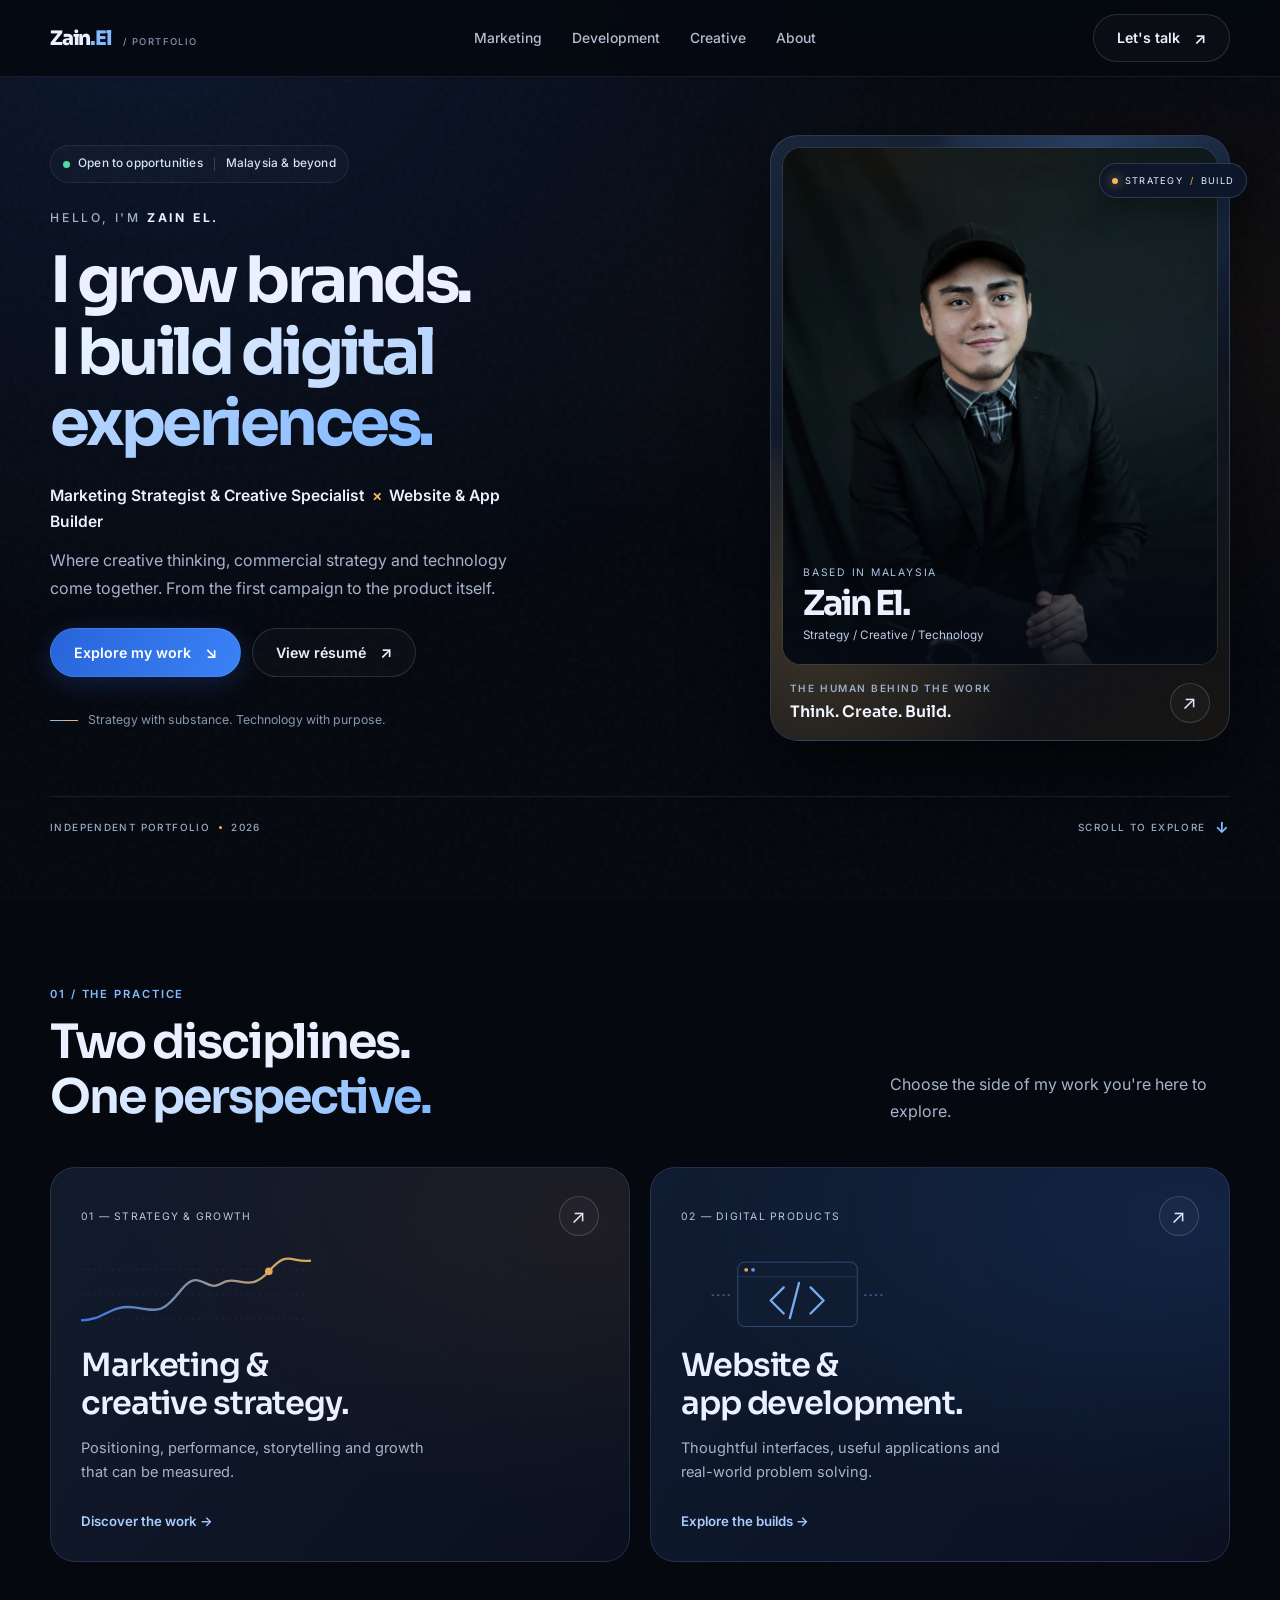
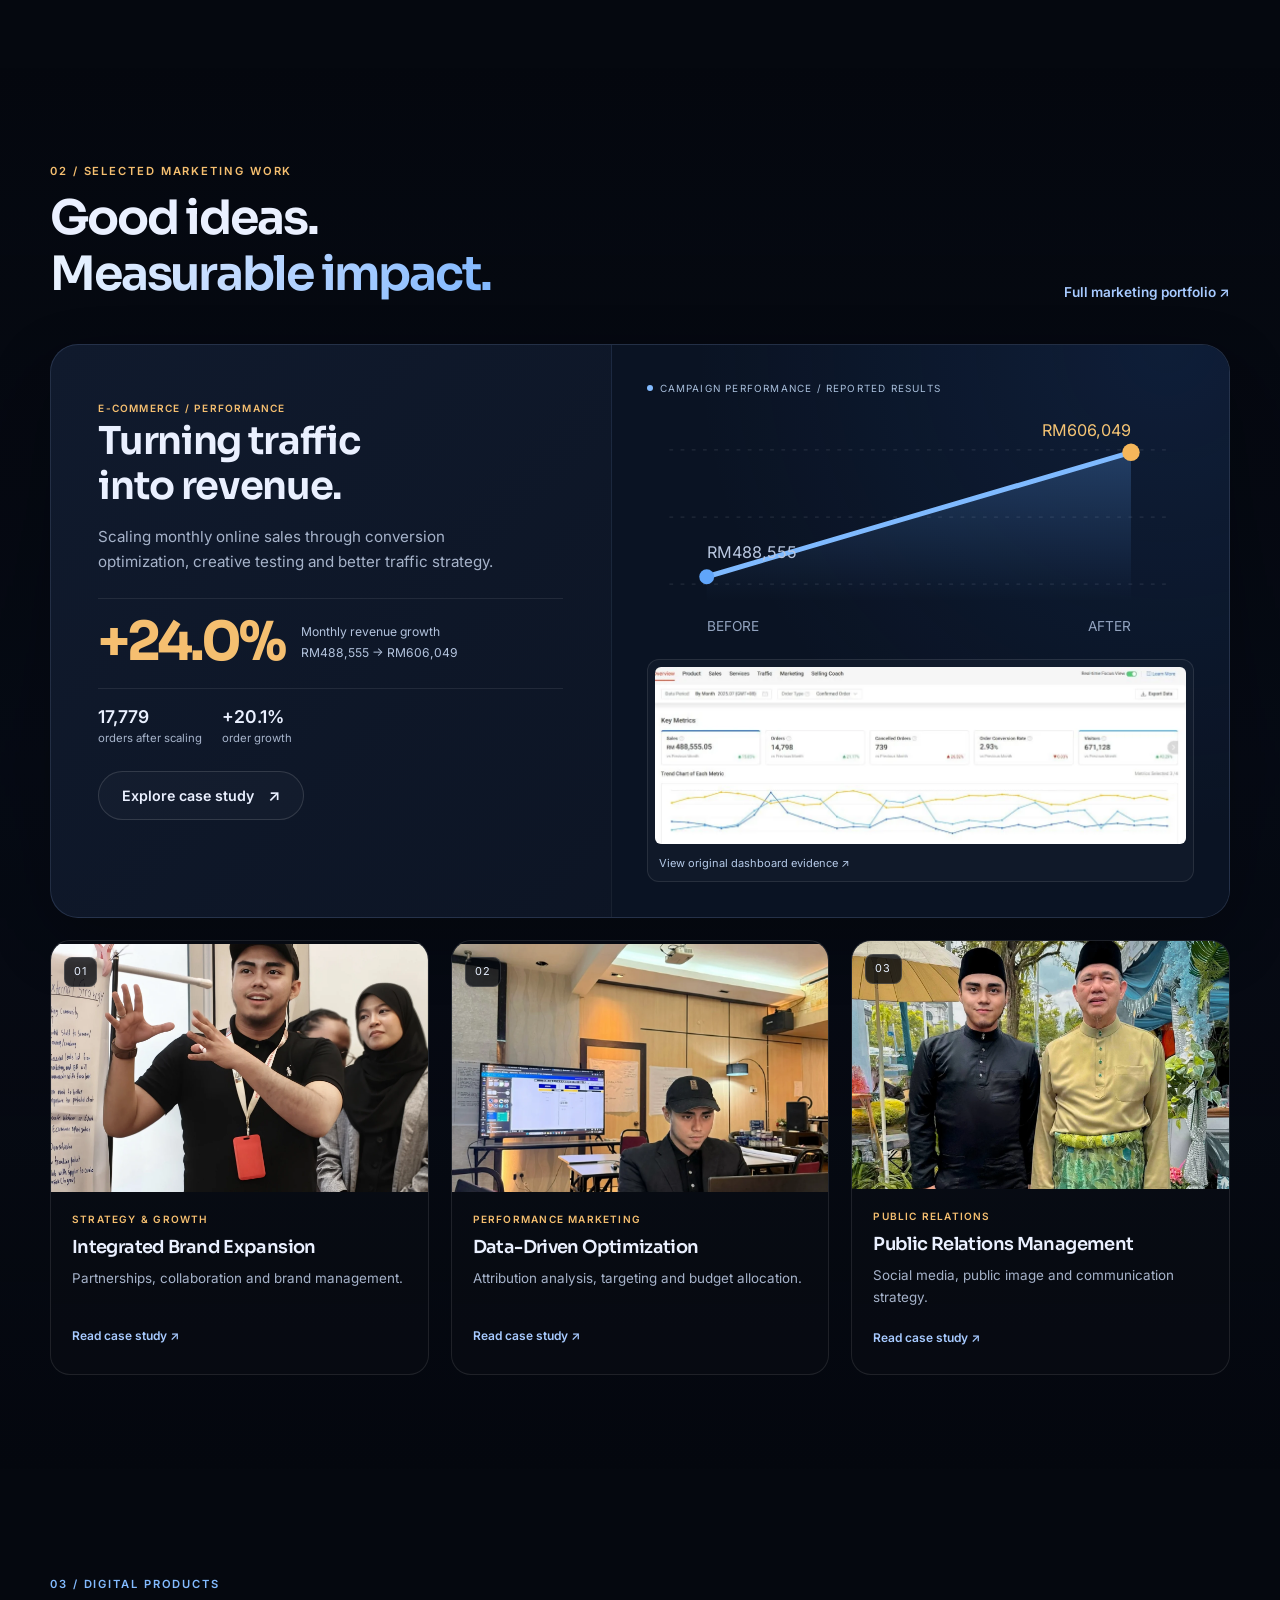
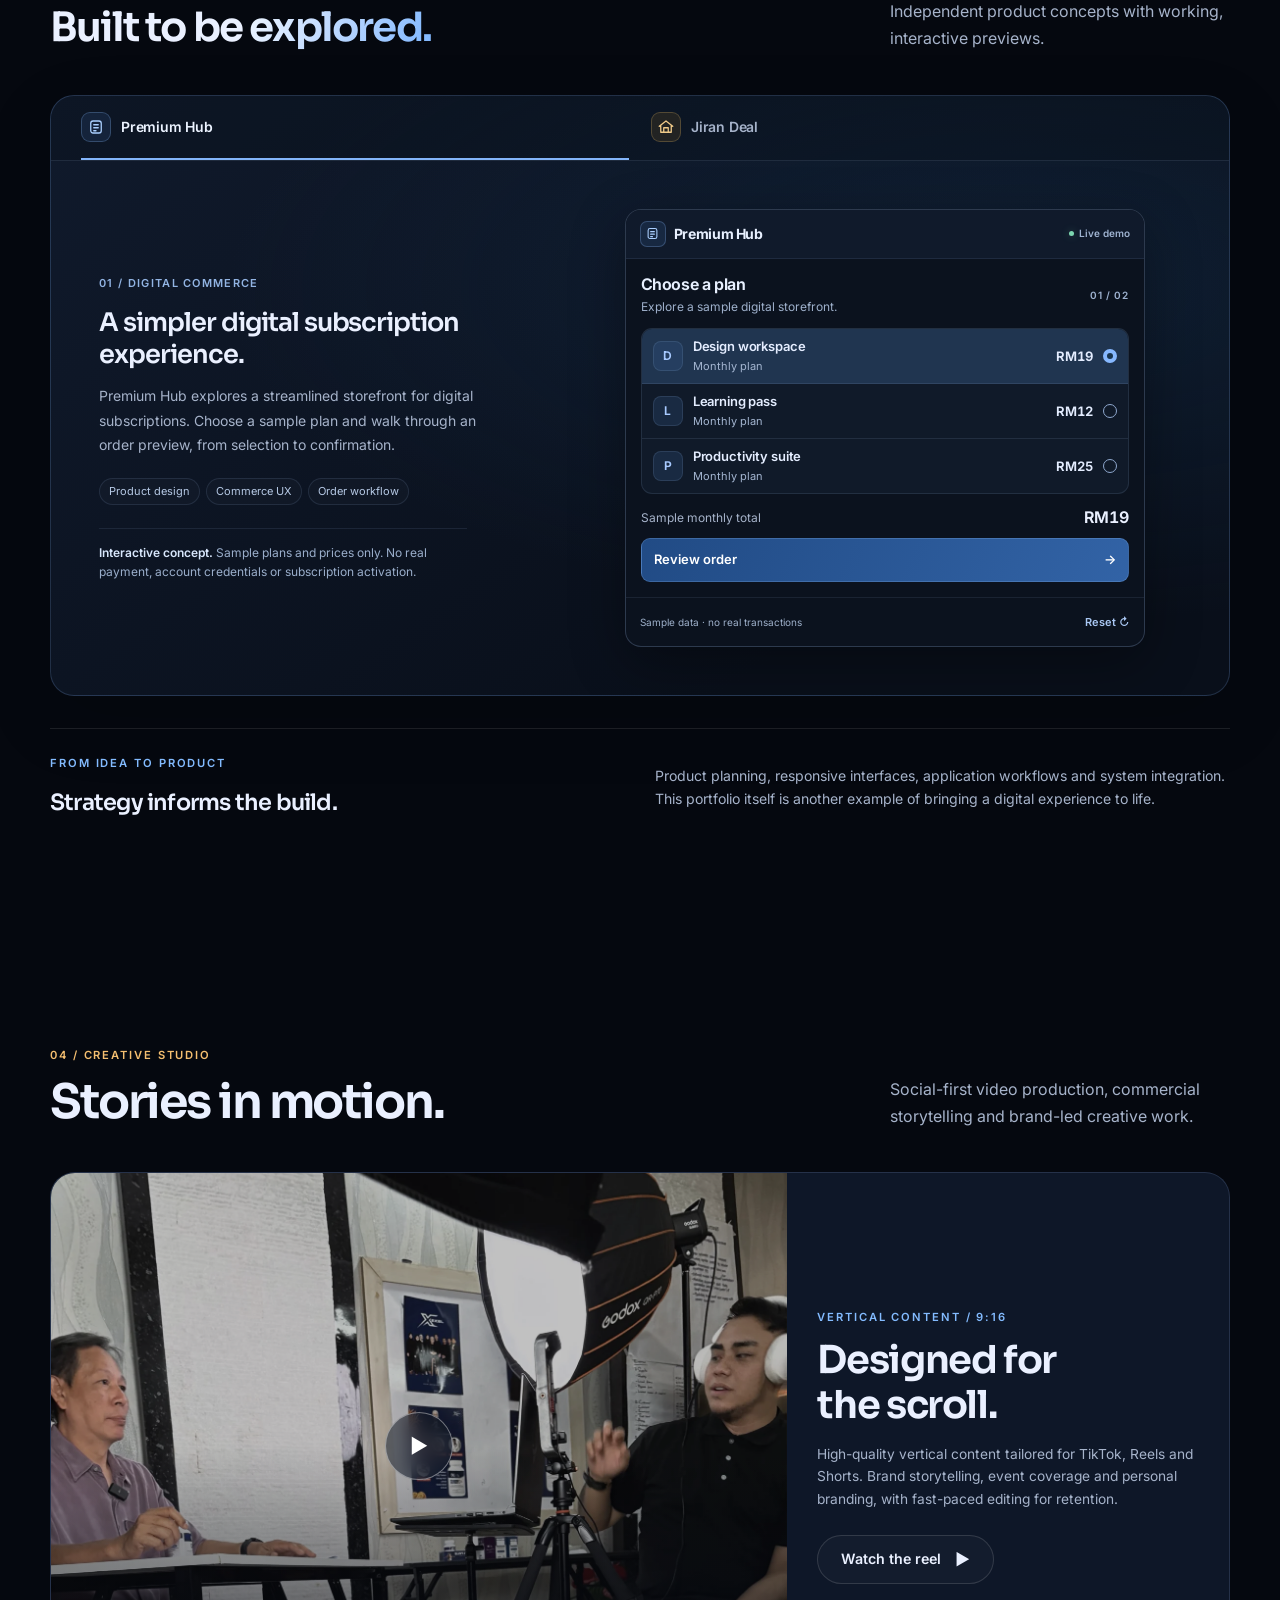
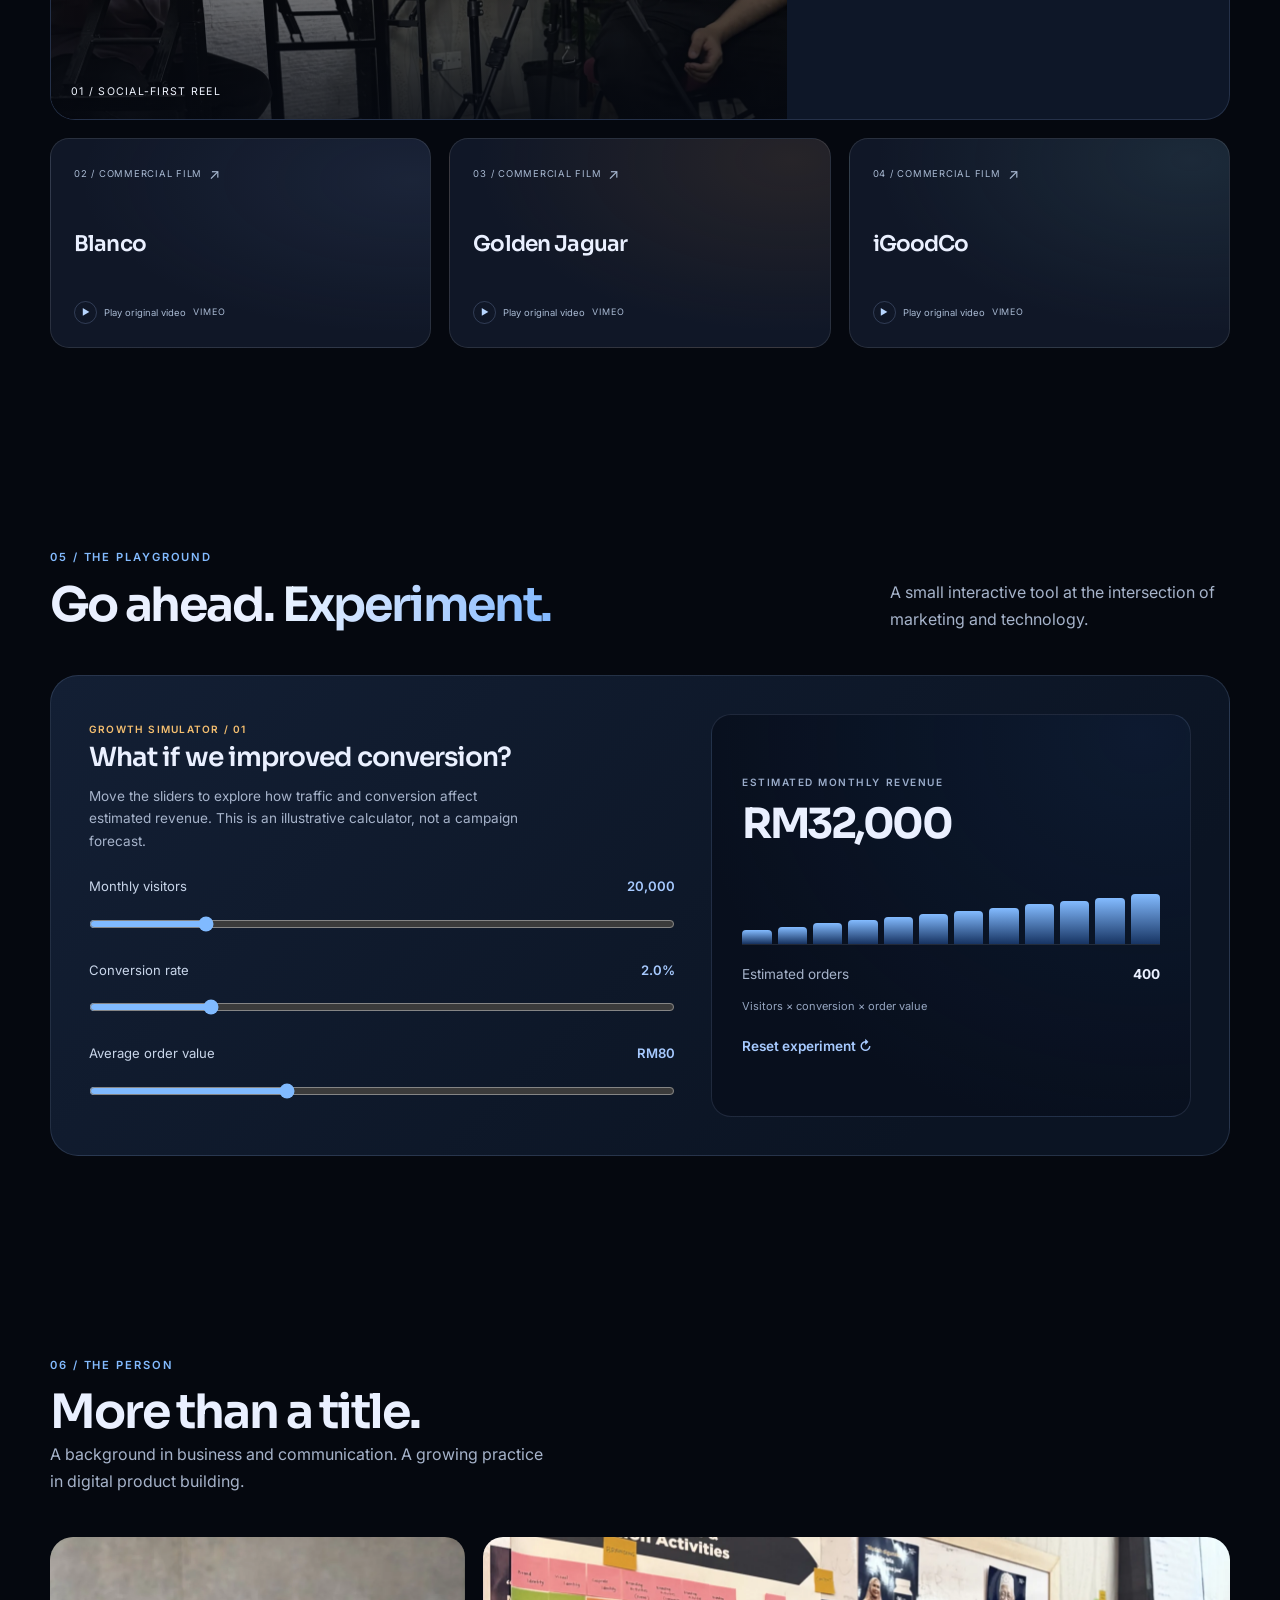
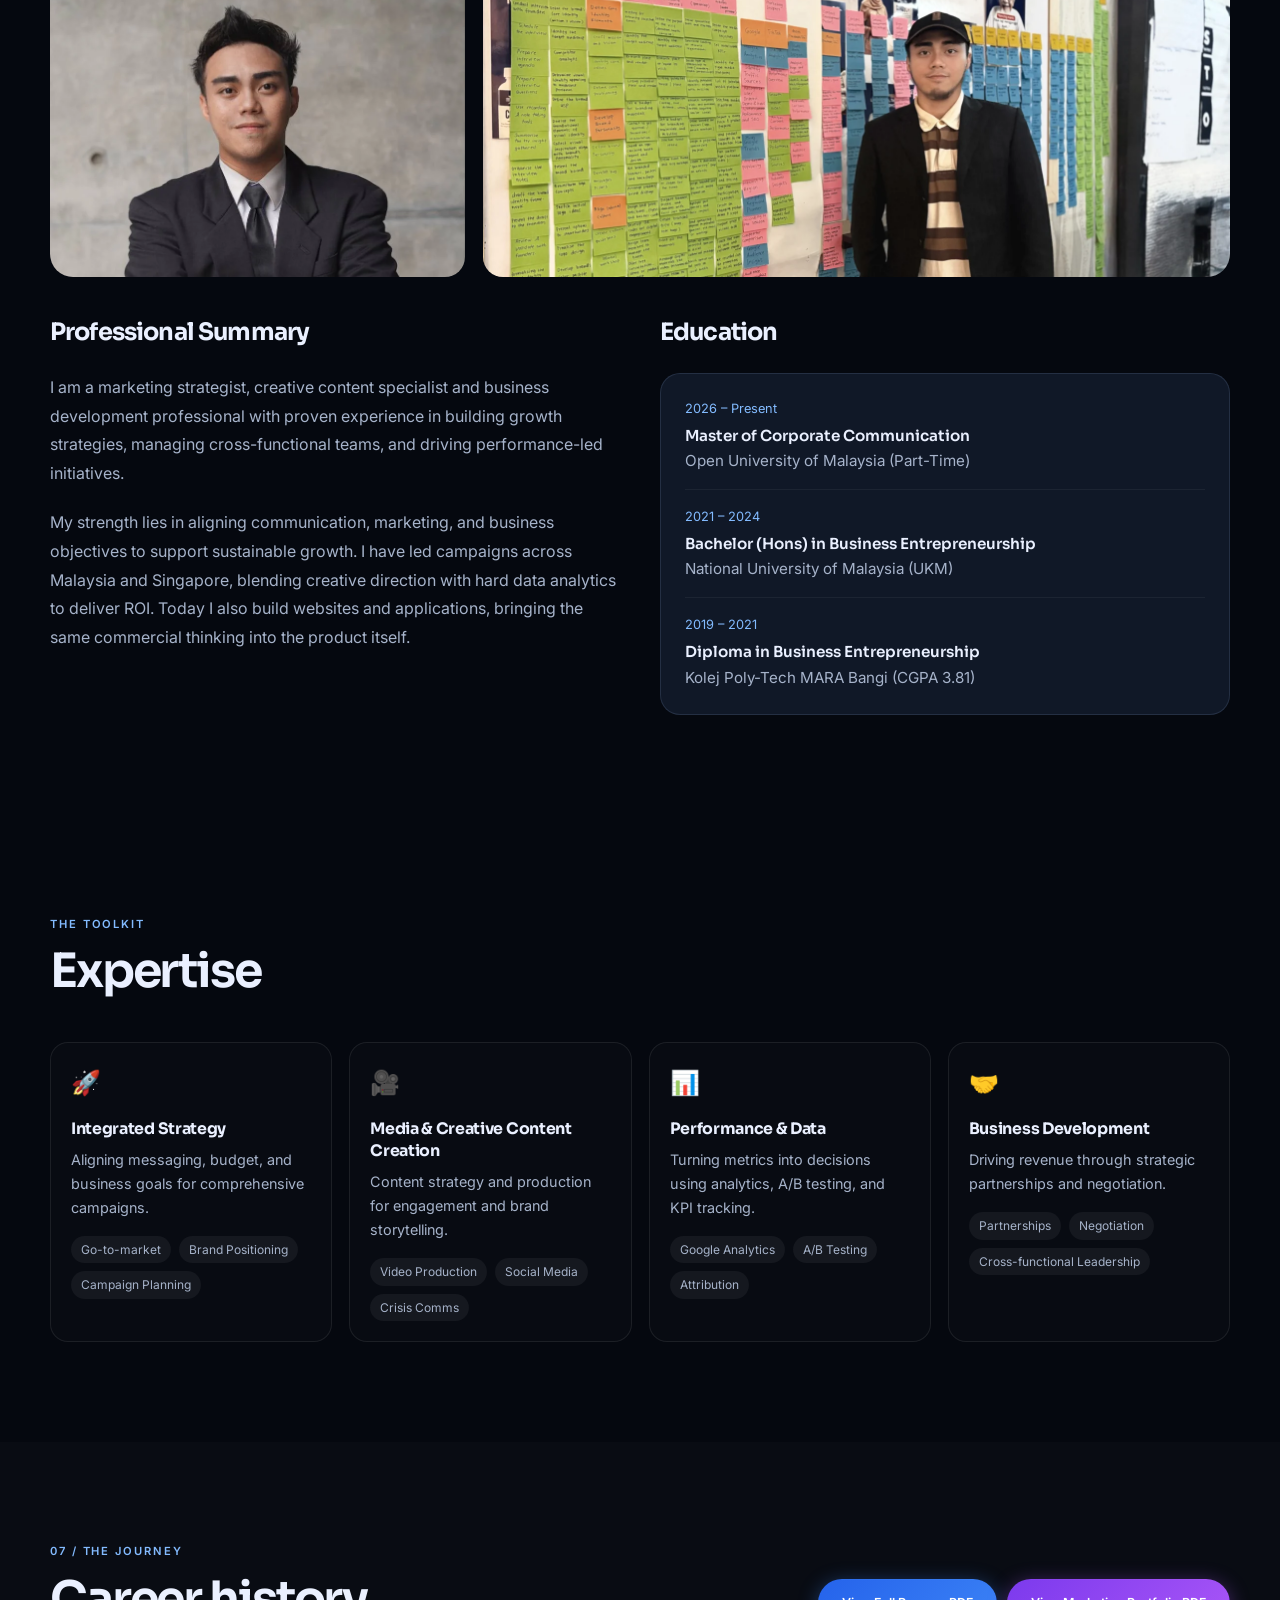
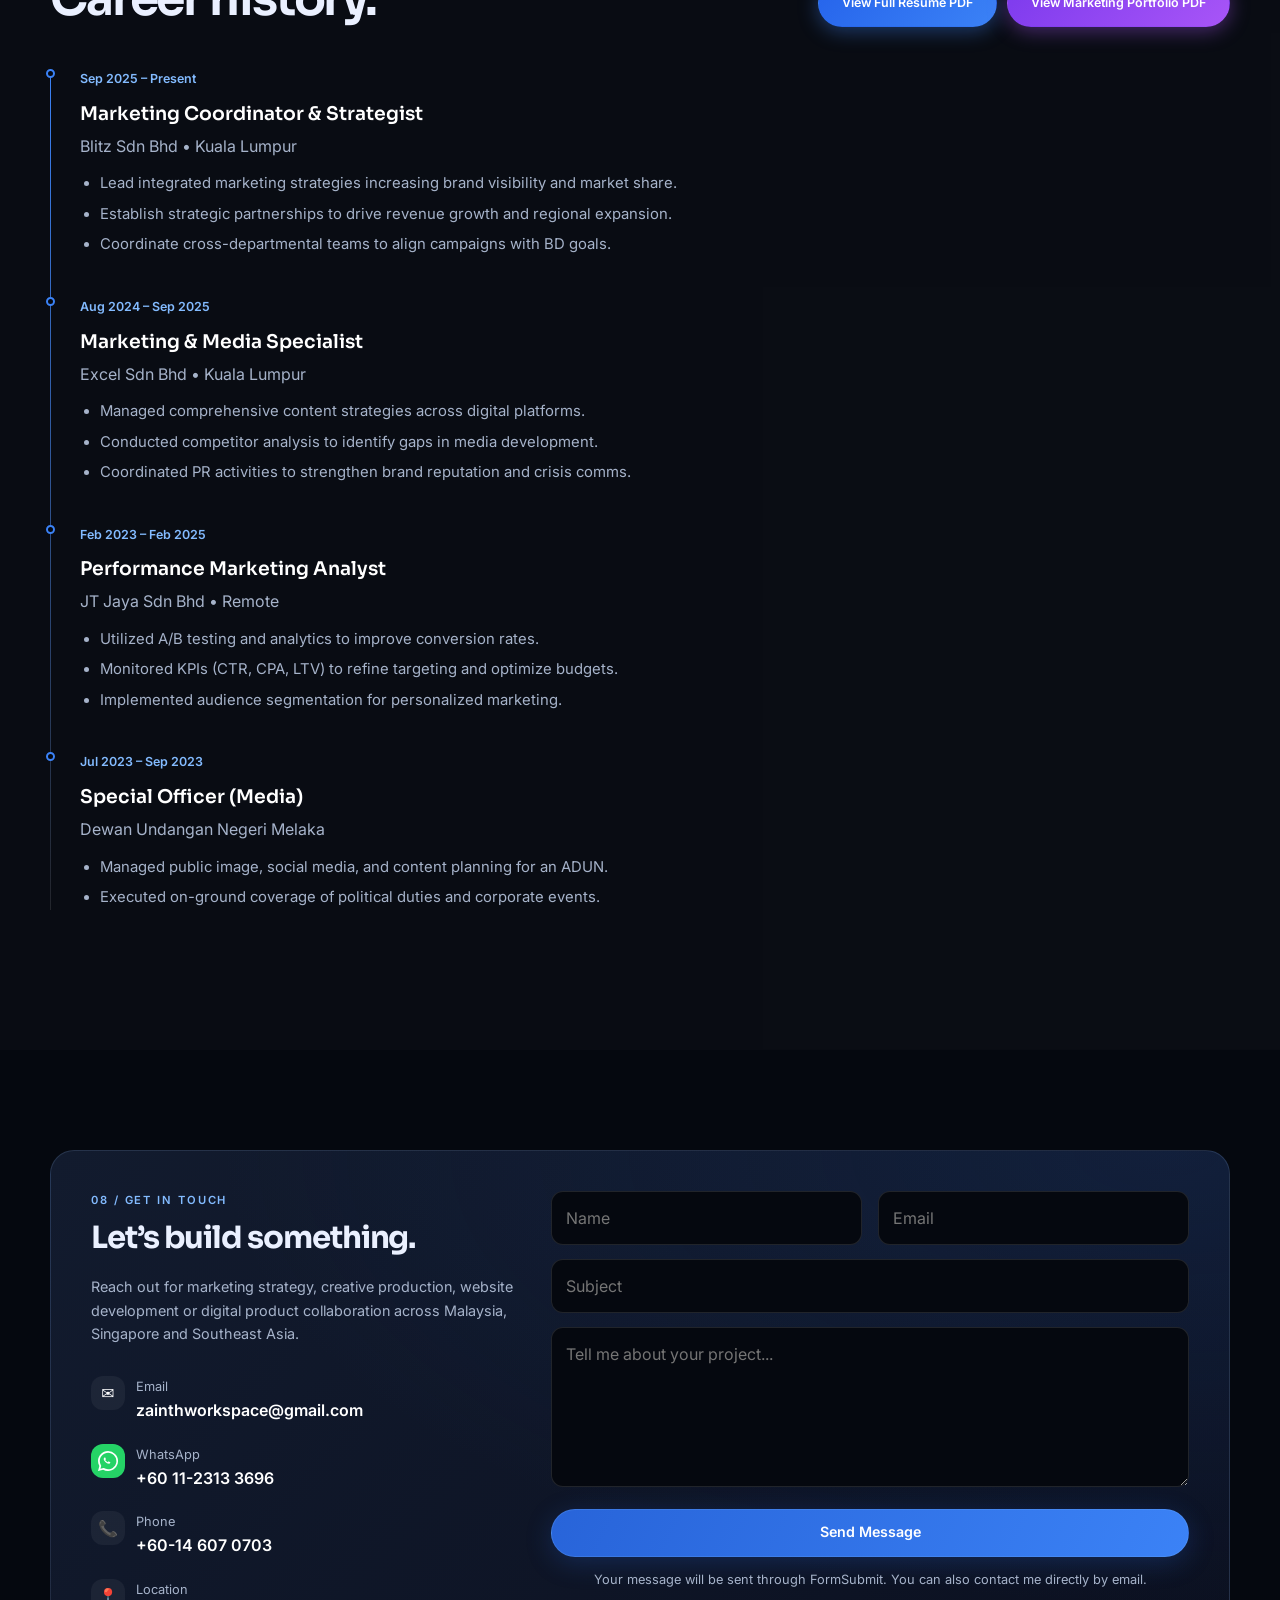
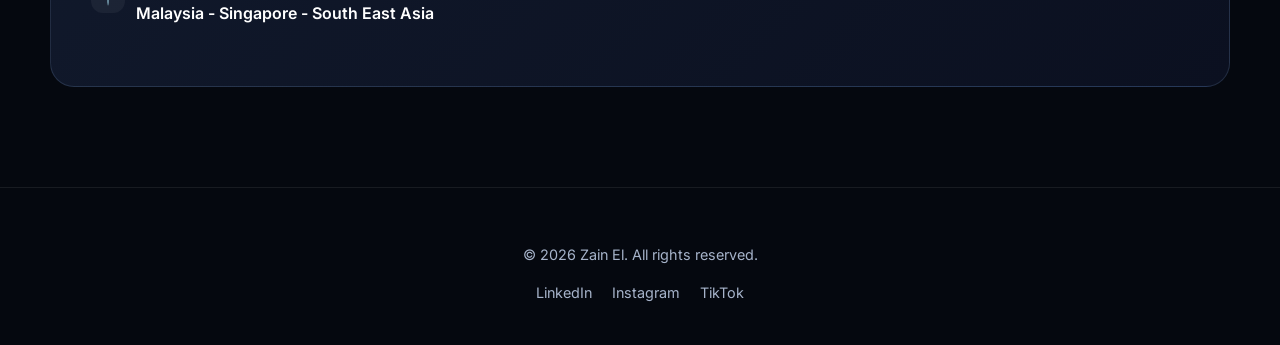
<file: index.html>
<!DOCTYPE html>
<html lang="en"><head><meta charset="utf-8"><meta name="viewport" content="width=device-width,initial-scale=1,viewport-fit=cover"><meta name="theme-color" content="#05080f"><meta name="description" content="Zain El — marketing strategist, creative specialist, website and app builder. Selected projects, creative work and interactive experiments."><title>Zain El. — Strategy, creativity & technology</title><link rel="icon" href="assets/images/favicon.svg" type="image/svg+xml"><link rel="preconnect" href="https://fonts.googleapis.com"><link rel="preconnect" href="https://fonts.gstatic.com" crossorigin><link href="https://fonts.googleapis.com/css2?family=Inter:wght@400;500;600;700;800&family=Sora:wght@400;500;600;700;800&display=swap" rel="stylesheet"><script>document.documentElement.classList.add('js')</script><style>
    :root{
  --bg0:#05080F;
  --bg1:#0B1020;
  --card: rgba(255,255,255,.03);
  --card-border: rgba(255,255,255,.08);
  --stroke: rgba(255,255,255,.10);
  --txt:#EAF0FF;
  --muted:#94A3B8;

  /* Brand Colors */
  --primary:#3B82F6;
  --primary-glow:#60A5FA;
  --accent:#F59E0B;
  --success:#10B981;

  --shadow: 0 20px 80px -10px rgba(0,0,0,.6);
  --shadow-hover: 0 30px 90px -10px rgba(0,0,0,.8);

  --r-md: 12px;
  --r-lg: 24px;
  --r-xl: 32px;

  --container: 1140px;
  --ease: cubic-bezier(.25,.8,.25,1);
}

/* Base */
*,*::before,*::after{ box-sizing:border-box; }
html{ scroll-behavior:smooth; font-size: 16px; }
body{
  margin:0;
  font-family: 'Inter', sans-serif;
  background: var(--bg0);
  color:var(--txt);
  line-height:1.6;
  overflow-x:hidden;
}

/* Dynamic Background */
.ambient-light {
  position: fixed;
  top: 0; left: 0; width: 100%; height: 100vh;
  z-index: 0;
  pointer-events: none;
  background:
    radial-gradient(circle at 15% 0%, rgba(59, 130, 246, 0.15) 0%, transparent 40%),
    radial-gradient(circle at 85% 10%, rgba(245, 158, 11, 0.08) 0%, transparent 40%);
}

/* Grain overlay */
body::before{
  content:""; position:fixed; inset:0;
  background:url("https://grainy-gradients.vercel.app/noise.svg");
  opacity:.04; pointer-events:none; z-index:0;
}

a{ color:inherit; text-decoration:none; transition: color .2s; }
img, video{ max-width:100%; display:block; }

/* Layout */
.container{
  width:min(var(--container), calc(100% - 48px));
  margin:0 auto;
  position:relative;
  z-index:2;
}
section{ padding: 120px 0; position:relative; z-index:1; }

/* Typography */
h1, h2, h3, h4 { font-family: 'Sora', sans-serif; margin: 0; }

.eyebrow {
  display: inline-flex; align-items: center; gap: 8px;
  padding: 6px 14px;
  background: rgba(255,255,255,0.05);
  border: 1px solid var(--card-border);
  border-radius: 100px;
  font-size: 0.85rem;
  color: var(--primary-glow);
  margin-bottom: 24px;
  font-weight: 500;
}

.title {
  font-size: clamp(2.5rem, 5vw, 4rem);
  line-height: 1.1;
  letter-spacing: -0.02em;
  margin-bottom: 24px;
}

.grad-text {
  background: linear-gradient(135deg, #FFF 0%, var(--primary-glow) 100%);
  -webkit-background-clip: text;
  -webkit-text-fill-color: transparent;
}

.subtitle {
  font-size: 1.125rem;
  color: var(--muted);
  max-width: 60ch;
  margin-bottom: 32px;
}

.section-head {
  margin-bottom: 60px;
  display: flex;
  justify-content: space-between;
  align-items: flex-end;
  gap: 20px;
  flex-wrap: wrap;
}
.section-head h2 { font-size: clamp(2rem, 3vw, 2.5rem); margin-bottom: 8px; }

/* Buttons */
.btn {
  display: inline-flex; align-items: center; justify-content: center;
  padding: 14px 28px;
  border-radius: 100px;
  font-weight: 600;
  transition: all 0.3s var(--ease);
  cursor: pointer;
  font-size: 0.95rem;
  border: 1px solid transparent;
}

.btn-primary {
  background: var(--primary);
  color: white;
  box-shadow: 0 4px 20px rgba(59, 130, 246, 0.4);
}
.btn-primary:hover { transform: translateY(-2px); background: #2563EB; }

.btn-ghost {
  background: rgba(255,255,255,0.05);
  border-color: rgba(255,255,255,0.1);
}
.btn-ghost:hover { background: rgba(255,255,255,0.1); border-color: var(--primary); }

.btn-link { padding: 0; background: none; color: var(--primary-glow); }
.btn-link:hover { text-decoration: underline; }

/* Nav */
nav {
  position: fixed; top: 0; left: 0; width: 100%;
  z-index: 100;
  background: rgba(5, 8, 15, 0.8);
  backdrop-filter: blur(12px);
  border-bottom: 1px solid var(--card-border);
}
.nav-inner { height: 80px; display: flex; align-items: center; justify-content: space-between; }
.brand { font-family: 'Sora', sans-serif; font-weight: 700; font-size: 1.2rem; }

.nav-links { display: flex; gap: 32px; }
.nav-links a { color: var(--muted); font-size: 0.9rem; font-weight: 500; }
.nav-links a:hover, .nav-links a.active { color: white; }

.nav-actions{ display:flex; align-items:center; gap:12px; }
.nav-cta{ padding: 10px 18px; font-size: 0.9rem; }

.nav-links a{
  position: relative;
  padding: 8px 0;
}
.nav-links a::after{
  content:"";
  position:absolute;
  left:0;
  bottom: -10px;
  width: 0%;
  height: 2px;
  border-radius: 2px;
  background: linear-gradient(90deg, var(--primary), var(--accent));
  transition: width .25s var(--ease);
  opacity: .9;
}
.nav-links a.active::after{ width: 100%; }

.hamburger{
  width: 44px; height: 44px;
  display: none;
  align-items:center; justify-content:center;
  border-radius: 12px;
  border: 1px solid rgba(255,255,255,0.10);
  background: rgba(255,255,255,0.05);
  color: white;
  cursor: pointer;
  transition: transform .2s var(--ease), background .2s var(--ease), border-color .2s var(--ease);
}
.hamburger:hover{ transform: translateY(-1px); background: rgba(255,255,255,0.08); border-color: rgba(96,165,250,.45); }
.hamburger-lines{ display:grid; gap:5px; }
.hamburger-lines span{
  width: 18px; height: 2px;
  background: rgba(234,240,255,.92);
  border-radius: 999px;
  transition: transform .2s var(--ease), opacity .2s var(--ease);
}
body.nav-open .hamburger-lines span:nth-child(1){ transform: translateY(7px) rotate(45deg); }
body.nav-open .hamburger-lines span:nth-child(2){ opacity: 0; }
body.nav-open .hamburger-lines span:nth-child(3){ transform: translateY(-7px) rotate(-45deg); }

.mobile-menu{
  border-top: 1px solid rgba(255,255,255,.08);
  background: rgba(5, 8, 15, 0.92);
  backdrop-filter: blur(14px);
}
.mobile-menu-inner{
  width:min(var(--container), calc(100% - 48px));
  margin: 0 auto;
  padding: 16px 0 20px;
  display: grid;
  gap: 8px;
}
.mobile-menu a{
  padding: 12px 12px;
  border-radius: 14px;
  color: rgba(234,240,255,.92);
  background: rgba(255,255,255,.03);
  border: 1px solid rgba(255,255,255,.08);
  font-weight: 600;
}
.mobile-menu a:hover{
  border-color: rgba(96,165,250,.45);
  background: rgba(255,255,255,.06);
}

/* Hero */
.hero { min-height: 100vh; display: flex; align-items: center; padding-top: 100px; padding-bottom: 80px; }
.hero-grid { display: grid; grid-template-columns: 1.2fr 0.8fr; gap: 60px; align-items: center; }

/* ✅ Portrait Card — matches your screenshot */
.portrait{
  position:relative;
  padding: 18px;
  border-radius: var(--r-xl);
  background: linear-gradient(180deg, rgba(255,255,255,.06), rgba(255,255,255,.03));
  border: 1px solid rgba(255,255,255,.10);
  box-shadow: var(--shadow);
  overflow:hidden;
  isolation:isolate;
}
.portrait::before{
  content:"";
  position:absolute;
  inset:-120px -120px auto auto;
  width: 420px;
  height: 420px;
  background: radial-gradient(circle at 35% 35%, rgba(110,168,255,.35), rgba(110,168,255,0) 65%);
  filter: blur(10px);
  transform: rotate(18deg);
  z-index:0;
}
.portrait::after{
  content:"";
  position:absolute;
  inset:auto auto -120px -120px;
  width: 420px;
  height: 420px;
  background: radial-gradient(circle at 40% 40%, rgba(247,184,70,.30), rgba(247,184,70,0) 65%);
  filter: blur(12px);
  transform: rotate(-12deg);
  z-index:0;
}
.portrait-inner{
  position:relative;
  z-index:1;
  border-radius: calc(var(--r-xl) - 8px);
  overflow:hidden;
  aspect-ratio: 4 / 5; /* ✅ tall like the screenshot */
  border: 1px solid rgba(255,255,255,.12);
  background: rgba(0,0,0,.25);
}
.portrait-inner img{
  width:100%;
  height:100%;
  object-fit: cover;
}
.portrait-meta{
  position:relative;
  z-index:1;
  display:flex;
  justify-content:space-between;
  gap: 12px;
  margin-top: 14px;
  align-items:flex-start;
  color: var(--muted);
}
.meta-left strong{
  display:block;
  color: var(--txt);
  font-family:Sora, Inter, system-ui, sans-serif;
  letter-spacing:-.5px;
  font-size: 1.15rem;
  line-height: 1.2;
}
.meta-left span{
  display:block;
  margin-top: 8px;
  font-size: 1.05rem;
  line-height: 1.2;
}
.meta-right{
  display:flex;
  align-items:center;
  gap: 10px;
  padding: 10px 14px;
  border-radius: 999px;
  background: rgba(0,0,0,.28);
  border: 1px solid rgba(255,255,255,.10);
  color: rgba(234,240,255,.90);
  font-weight: 600;
  backdrop-filter: blur(10px);
  white-space: nowrap;
  margin-top: 2px;
}
.pulse{
  width:10px;height:10px;border-radius:999px;
  background: var(--success);
  box-shadow: 0 0 0 0 rgba(89,243,164,.45);
  animation: pulse 1.7s var(--ease) infinite;
}
@keyframes pulse{
  0%{ box-shadow: 0 0 0 0 rgba(89,243,164,.40); }
  70%{ box-shadow: 0 0 0 12px rgba(89,243,164,0); }
  100%{ box-shadow: 0 0 0 0 rgba(89,243,164,0); }
}

/* About & Education */
.about-grid { display: grid; grid-template-columns: 1fr 1fr; gap: 40px; }
.edu-card {
  background: var(--card);
  border: 1px solid var(--card-border);
  padding: 24px;
  border-radius: 16px;
  margin-top: 20px;
}
.edu-item { margin-bottom: 16px; padding-bottom: 16px; border-bottom: 1px solid rgba(255,255,255,0.05); }
.edu-item:last-child { margin: 0; padding: 0; border: 0; }
.edu-year { font-size: 0.8rem; color: var(--primary-glow); margin-bottom: 4px; display: block; }
.edu-degree { font-family: 'Sora', sans-serif; font-weight: 600; font-size: 1.1rem; }
.edu-school { color: var(--muted); font-size: 0.95rem; }

/* Experience Timeline */
.timeline { position: relative; margin-top: 40px; }
.timeline::before {
  content: ''; position: absolute; left: 0; top: 0; bottom: 0;
  width: 1px; background: linear-gradient(to bottom, var(--primary), rgba(255,255,255,0.1));
}
.timeline-item {
  padding-left: 40px;
  position: relative;
  margin-bottom: 40px;
}
.timeline-item::before {
  content: ''; position: absolute; left: -4px; top: 0;
  width: 9px; height: 9px; border-radius: 50%;
  background: var(--bg0); border: 2px solid var(--primary);
}
.timeline-date { font-size: 0.85rem; color: var(--primary-glow); margin-bottom: 8px; display: block; font-weight: 600; }
.timeline-role { font-size: 1.25rem; font-weight: 600; color: white; margin-bottom: 4px; }
.timeline-company { font-size: 1rem; color: var(--muted); margin-bottom: 12px; }
.timeline-desc ul { margin: 0; padding-left: 20px; color: var(--muted); }
.timeline-desc li { margin-bottom: 6px; }

/* Skills */
.skills-grid {
  display: grid; grid-template-columns: repeat(auto-fit, minmax(240px, 1fr)); gap: 24px;
}
.skill-card {
  background: var(--card);
  border: 1px solid var(--card-border);
  padding: 24px;
  border-radius: 20px;
  transition: transform 0.3s;
}
.skill-card:hover { transform: translateY(-5px); border-color: var(--primary); }
.skill-icon { font-size: 2rem; margin-bottom: 16px; }
.skill-tags { display: flex; flex-wrap: wrap; gap: 8px; margin-top: 16px; }
.tag { font-size: 0.75rem; padding: 4px 10px; background: rgba(255,255,255,0.05); border-radius: 20px; color: var(--muted); }

/* Projects */
.projects-grid {
  display: grid; grid-template-columns: repeat(auto-fit, minmax(320px, 1fr)); gap: 32px;
}
.project-card {
  background: var(--card);
  border: 1px solid var(--card-border);
  border-radius: var(--r-lg);
  overflow: hidden;
  transition: all 0.3s;
  cursor: pointer;
}
.project-card:hover { transform: translateY(-8px); box-shadow: var(--shadow-hover); }
.project-img { height: 220px; overflow: hidden; }
.project-img img { width: 100%; height: 100%; object-fit: cover; transition: transform 0.5s; }
.project-card:hover .project-img img { transform: scale(1.05); }
.project-content { padding: 24px; }
.project-cat { color: var(--accent); font-size: 0.8rem; font-weight: 600; text-transform: uppercase; letter-spacing: 1px; margin-bottom: 8px; }

/* Video Reel Section */
.reel-container {
  display: grid; grid-template-columns: 1fr 1fr; gap: 60px; align-items: center;
}
.phone-mockup {
  width: 320px;
  aspect-ratio: 9/16;
  border-radius: 30px;
  border: 8px solid rgba(255,255,255,0.1);
  background: #000;
  overflow: hidden;
  box-shadow: var(--shadow-hover);
  margin: 0 auto;
  position: relative;
}
.phone-mockup video { width: 100%; height: 100%; object-fit: cover; }

/* Carousel Section */
.carousel-track {
  display: flex;
  gap: 20px;
  overflow-x: auto;
  padding-bottom: 30px;
  scroll-snap-type: x mandatory;
  scrollbar-width: thin;
  scrollbar-color: var(--primary) transparent;
}
.carousel-item {
  scroll-snap-align: center;
  flex: 0 0 350px;
  height: 450px;
  border-radius: 20px;
  overflow: hidden;
  border: 1px solid var(--card-border);
  position: relative;
}
.carousel-item img { width: 100%; height: 100%; object-fit: cover; }

/* References Section */
.ref-grid { display: grid; grid-template-columns: repeat(auto-fit, minmax(300px, 1fr)); gap: 24px; }
.ref-card {
  background: var(--card);
  border: 1px solid var(--card-border);
  padding: 24px;
  border-radius: 16px;
}
.ref-name { font-family: 'Sora', sans-serif; font-weight: 700; font-size: 1.1rem; color: white; }
.ref-role { font-size: 0.9rem; color: var(--primary-glow); margin: 4px 0 12px; }
.ref-contact { font-size: 0.85rem; color: var(--muted); display: grid; gap: 6px; }
.ref-contact div { display: flex; align-items: center; gap: 8px; }

/* Contact */
.contact-container {
  background: linear-gradient(180deg, var(--bg1), rgba(59, 130, 246, 0.05));
  border: 1px solid var(--card-border);
  border-radius: var(--r-lg);
  padding: 40px;
  display: grid; grid-template-columns: 1fr 1.5fr; gap: 60px;
}
.contact-info h3 { margin-bottom: 24px; }
.contact-item { display: flex; gap: 16px; margin-bottom: 20px; align-items: center; color: var(--muted); }
.contact-icon { width: 40px; height: 40px; background: rgba(255,255,255,0.05); display: flex; align-items: center; justify-content: center; border-radius: 12px; color: white; }

.contact-form input, .contact-form textarea {
  width: 100%;
  background: var(--bg0);
  border: 1px solid var(--card-border);
  padding: 16px;
  border-radius: 12px;
  color: white;
  margin-bottom: 16px;
  font-family: inherit;
}
.contact-form input:focus, .contact-form textarea:focus { outline: none; border-color: var(--primary); }

/* Modal */
.modal {
  position: fixed; inset: 0; z-index: 2000;
  background: rgba(0,0,0,0.8);
  backdrop-filter: blur(8px);
  display: none; place-items: center; padding: 20px;
}
.modal.active { display: grid; }
.modal-content {
  background: #111827;
  border: 1px solid var(--card-border);
  width: min(700px, 100%);
  border-radius: 24px;
  overflow: hidden;
  animation: slideUp 0.3s var(--ease);
}
.modal-header { padding: 20px 24px; border-bottom: 1px solid var(--card-border); display: flex; justify-content: space-between; align-items: center; }
.modal-body { padding: 32px; color: var(--muted); }

/* Modal scroll fix */
.modal-content{
  max-height: calc(100vh - 60px);
  display: flex;
  flex-direction: column;
}
.modal-body{
  overflow: auto;
  -webkit-overflow-scrolling: touch;
  flex: 1;
}
#modalBody img{
  width: 100%;
  height: auto;
  display: block;
  border-radius: 12px;
}

@keyframes slideUp { from { transform: translateY(20px); opacity: 0; } to { transform: translateY(0); opacity: 1; } }

/* Responsive */
@media (max-width: 900px) {
  .hero-grid, .about-grid, .contact-container, .reel-container { grid-template-columns: 1fr; }
  .hero-grid { text-align: center; }
  .hero-actions { justify-content: center; }
  .portrait { max-width: 420px; margin: 0 auto; }
  .reel-container { text-align: center; }
  .phone-mockup { margin: 0 auto; }

  .nav-links { display: none; }
  .hamburger { display: inline-flex; }
  .nav-cta { display: none; }
  .section-head { flex-direction: column; align-items: flex-start; }
}

.reveal { opacity: 0; transform: translateY(30px); transition: all 0.8s var(--ease); }
.reveal.active { opacity: 1; transform: translateY(0); }

.contact-icon:hover{
  transform: scale(1.1);
  box-shadow: 0 0 12px #25D366;
}

.pdf-buttons{
  display:flex;
  gap:20px;
  flex-wrap:wrap;
}

/* Resume Button (Blue) */
.btn-resume{
  background: linear-gradient(135deg,#2563EB,#3B82F6);
  color:white;
  box-shadow:0 4px 20px rgba(59,130,246,.4);
}
.btn-resume:hover{
  transform:translateY(-3px);
  box-shadow:0 8px 25px rgba(59,130,246,.6);
}

/* Portfolio Button (Purple) */
.btn-portfolio{
  background: linear-gradient(135deg,#7C3AED,#A855F7);
  color:white;
  box-shadow:0 4px 20px rgba(168,85,247,.4);
}
.btn-portfolio:hover{
  transform:translateY(-3px);
  box-shadow:0 8px 25px rgba(168,85,247,.6);
}


  
/* V3 — editorial, original palette and type; the original site remains intact. */
:root{--container:1180px;--bg0:#05080f;--bg1:#0b1020;--txt:#eaf0ff;--muted:#a6b3ca;--accent:#f5b65a;--primary:#3b82f6;--primary-glow:#83bbff;--ease:cubic-bezier(.22,.7,.25,1)}
html{scroll-padding-top:96px;color-scheme:dark}body{font-family:Inter,system-ui,-apple-system,BlinkMacSystemFont,sans-serif;line-height:1.65}h1,h2,h3,h4,.brand{font-family:Sora,'Inter Display',Inter,system-ui,sans-serif;letter-spacing:-.035em}body::before{background:none}.grain{position:fixed;inset:0;pointer-events:none;z-index:1;opacity:.045;background-image:url("data:image/svg+xml,%3Csvg xmlns='http://www.w3.org/2000/svg' viewBox='0 0 180 180'%3E%3Cfilter id='n'%3E%3CfeTurbulence type='fractalNoise' baseFrequency='.94' numOctaves='3' stitchTiles='stitch'/%3E%3C/filter%3E%3Cpath d='M0 0h180v180H0z' filter='url(%23n)' opacity='.7'/%3E%3C/svg%3E")}.ambient-light{background:radial-gradient(ellipse at 12% 0%,#152a5370,transparent 52%),radial-gradient(ellipse at 95% 36%,#65411e24,transparent 43%);height:100%;z-index:0}button,input,textarea{font:inherit}button{color:inherit}button,a,input,textarea{ -webkit-tap-highlight-color:transparent}button:focus-visible,a:focus-visible,input:focus-visible,textarea:focus-visible{outline:2px solid #80baff;outline-offset:4px}button{cursor:pointer}a{text-decoration:none}img{max-width:100%;display:block}section{padding:100px 0}.container{width:min(var(--container),calc(100% - 88px));margin-inline:auto}.skip{position:fixed;top:-100px;left:12px;z-index:5000;padding:12px;background:#0b1020}.skip:focus{top:12px}nav{background:#05080fe0;-webkit-backdrop-filter:blur(16px);backdrop-filter:blur(16px);z-index:1000}.nav-inner{height:76px}.brand{font-size:1.25rem;font-weight:800;letter-spacing:-.06em;white-space:nowrap}.brand span{color:var(--primary-glow)}.brand small{font:500 .59rem Inter,system-ui,sans-serif;letter-spacing:.15em;color:#8494ae;margin-left:8px}.nav-links{gap:30px}.nav-links a{font-size:.87rem;color:#b1bdd0}.nav-links a::after{bottom:-9px}.nav-cta{padding:10px 19px;font-size:.86rem;gap:12px}.nav-cta span,.btn span{font-size:1rem}#reading-progress{height:2px;width:0;background:linear-gradient(90deg,#3b82f6,#83bbff,#f5b65a);position:absolute;bottom:0;left:0;box-shadow:0 0 12px #60a5fa88}.mobile-menu[hidden]{display:none}.mobile-menu-inner{width:calc(100% - 40px);max-height:calc(100dvh - 90px);overflow:auto}.mobile-menu a{padding:14px}.btn{min-height:48px;gap:14px;padding:13px 23px;white-space:normal;line-height:1.3;font-size:.89rem}.btn-primary{background:linear-gradient(115deg,#2864d9,#3b82f6);box-shadow:0 6px 26px #2864d940;border:1px solid #78b5ff35}.btn-ghost{background:#ffffff06;border-color:#ffffff22}.btn:hover{transform:translateY(-2px)}.eyebrow{margin-bottom:25px;font-size:.74rem;letter-spacing:.015em;padding:8px 12px;background:#ffffff06;color:#d5e1f4;white-space:normal}.hero{min-height:100svh;padding:135px 0 80px;display:flex;flex-direction:column;justify-content:center;position:relative}.hero-grid{grid-template-columns:minmax(0,1.16fr) minmax(0,.84fr);gap:clamp(28px,5.1vw,78px);align-items:center}.hero-copy{min-width:0}.hero-eyebrow .pulse{width:7px;height:7px;flex:none;background:#53d9a0}.tiny-divider{width:1px;height:13px;background:#ffffff2c;margin:0 3px}.hero-intro{font-size:.76rem;color:#9fb1cb;letter-spacing:.23em;margin:0 0 17px;font-weight:500}.hero-intro strong{color:#eaf0ff;font-weight:700}.hero .title{font-size:clamp(2.7rem,5vw,4.45rem);line-height:1.12;font-weight:700;letter-spacing:-.055em;margin:0 0 23px}.grad-text{background:linear-gradient(112deg,#edf5ff 0%,#c4dcff 40%,#7fb7ff 100%);-webkit-background-clip:text;background-clip:text;color:transparent;-webkit-text-fill-color:transparent}.hero-roles{font-size:clamp(.86rem,1.22vw,1.04rem);font-weight:600;color:#eaf0ff;margin:0 0 12px;max-width:46ch}.role-cross{color:#f5b65a;padding:0 3px}.hero .subtitle{font-size:1rem;line-height:1.75;max-width:49ch;color:#a6b3ca;margin:0 0 26px}.hero-actions{display:flex;flex-wrap:wrap;gap:11px}.hero-note{display:flex;align-items:center;gap:10px;margin-top:33px;font-size:.77rem;color:#8797b1}.hero-note-line{width:28px;height:1px;background:linear-gradient(90deg,#83bbff,#f5b65a);flex:none}.hero-visual{position:relative;max-width:460px;justify-self:end;width:100%;isolation:isolate}.hero-visual::before{position:absolute;inset:-40px -35px 10px -35px;background:radial-gradient(ellipse,#3b82f62a,transparent 70%);content:'';filter:blur(15px);z-index:-1}.portrait{padding:11px;border-radius:28px;background:linear-gradient(145deg,#2335529c,#0c1423 50%,#2920147a);border:1px solid #a6c7ff30;box-shadow:0 32px 80px #0009}.portrait::before,.portrait::after{opacity:.7}.portrait-inner{border-radius:19px;aspect-ratio:4/4.75;isolation:isolate}.portrait-inner img{object-position:center 40%;filter:saturate(.87) contrast(1.03)}.portrait-overlay{position:absolute;inset:0;background:linear-gradient(0deg,#060b15e8 0%,#060b1555 26%,transparent 55%);pointer-events:none}.portrait-caption{position:absolute;bottom:18px;left:20px;right:12px;display:grid;gap:2px;z-index:1}.portrait-caption>span:first-child{color:#b1c3df;font-size:.65rem;letter-spacing:.17em}.portrait-caption strong{font-family:Sora,'Inter Display',Inter,sans-serif;font-size:2.15rem;line-height:1.2;letter-spacing:-.06em}.portrait-caption>span:last-child{font-size:.73rem;color:#c1cfe4}.portrait-meta{margin:0;padding:16px 8px 4px;align-items:center}.portrait-meta>div{display:grid;gap:3px}.smallcap{font-size:.63rem;font-weight:600;color:#9aacca;letter-spacing:.15em;line-height:1.5}.portrait-meta strong{font-family:Sora,'Inter Display',Inter,sans-serif;color:#f0f5ff;font-size:.99rem;font-weight:600}.portrait-link,.round-arrow{display:grid;place-items:center;width:40px;height:40px;border:1px solid #b8d2ff32;border-radius:50%;color:#dbe9ff;background:#ffffff07;font-size:1.2rem;flex:none;transition:background .25s,transform .25s}.portrait-link:hover,.path-card:hover .round-arrow{background:#3b82f633;transform:rotate(-8deg)}.orbit-label{position:absolute;right:-17px;top:28px;z-index:3;border:1px solid #9bbefb35;background:#0e182be8;backdrop-filter:blur(16px);padding:9px 12px;border-radius:100px;font-size:.58rem;letter-spacing:.13em;display:flex;gap:7px;align-items:center;box-shadow:0 12px 30px #0005;white-space:nowrap}.orbit-dot{width:6px;height:6px;background:#f5b65a;border-radius:50%;box-shadow:0 0 12px #f5b65a}.orbit-slash{color:#f5b65a}.hero-bottom{margin-top:55px;padding-top:18px;border-top:1px solid #c1d4f51a;display:flex;justify-content:space-between;align-items:center;gap:12px;color:#9aabc6;font-size:.62rem;letter-spacing:.14em;font-weight:500}.hero-bottom span,.hero-bottom a{display:flex;align-items:center;gap:9px}.hero-bottom i{width:3px;height:3px;border-radius:50%;background:#f5b65a}.hero-bottom b{font-size:.95rem;color:#83bbff}.section-head{align-items:end;gap:30px;margin-bottom:42px}.section-kicker{font-size:.7rem;letter-spacing:.17em;font-weight:600;color:#83bbff;display:block;margin-bottom:11px}.section-kicker.gold,.project-cat{color:#f5bf70}.section-head h2{font-size:clamp(2.05rem,3.7vw,3.4rem);line-height:1.17;font-weight:650;letter-spacing:-.045em;margin:0}.section-head>p,.section-head>div>p{max-width:34ch;margin:0;color:#a6b3ca;font-size:1rem;line-height:1.7}.text-link{color:#a7caff;font-weight:600;font-size:.85rem;background:none;padding:0;border:none;display:inline-flex;gap:7px;align-items:center;line-height:1.5}.text-link:hover{color:#fff;text-decoration:underline;text-underline-offset:5px}.paths{padding-top:65px}.path-grid{display:grid;grid-template-columns:1fr 1fr;gap:20px}.path-card{position:relative;overflow:hidden;border-radius:25px;padding:28px 30px;background:linear-gradient(130deg,#121c30,#0a1020);border:1px solid #8daee32b;transition:border-color .3s,transform .3s,box-shadow .3s;isolation:isolate}.path-marketing{background:radial-gradient(ellipse at 95% 15%,#7b4c2429,transparent 60%),linear-gradient(130deg,#121b2c,#0a1020)}.path-development{background:radial-gradient(ellipse at 95% 15%,#2b64ba34,transparent 65%),linear-gradient(130deg,#101c31,#0a1020)}.path-card:hover{border-color:#83bbff88;transform:translateY(-4px);box-shadow:0 18px 40px #0005}.path-top{display:flex;justify-content:space-between;align-items:center;gap:12px;font-size:.65rem;letter-spacing:.12em;color:#b8c8e4}.path-art{max-width:230px;margin:20px 0 14px;opacity:.92}.path-art svg{display:block;width:100%;overflow:visible}.path-card h3{font-size:clamp(1.5rem,2.5vw,2.15rem);line-height:1.18;font-weight:600}.path-card p{font-size:.91rem;color:#a6b3ca;max-width:39ch;margin:13px 0 23px}.path-cta{font-size:.83rem;color:#a9ccff;font-weight:600}.marketing-section{background:linear-gradient(180deg,transparent,#0c142640,transparent)}.featured-case{display:grid;grid-template-columns:minmax(0,.95fr) minmax(0,1.05fr);border-radius:28px;overflow:hidden;background:linear-gradient(135deg,#101a2d,#0b1220);border:1px solid #a1c0ff27;box-shadow:0 24px 60px #0004}.feature-copy{padding:clamp(25px,3.7vw,48px);min-width:0}.feature-copy h3,.product-story h3,.film-copy h3{font-size:clamp(1.8rem,3vw,2.65rem);line-height:1.17;font-weight:650}.feature-copy p,.product-story p,.film-copy p{color:#a6b3ca;max-width:42ch;margin:15px 0 24px;font-size:.95rem}.big-result{padding:17px 0 18px;border-top:1px solid #ffffff15;border-bottom:1px solid #ffffff15;display:flex;align-items:center;gap:18px;flex-wrap:wrap}.result-number{font-family:Sora,'Inter Display',Inter,sans-serif;line-height:1;font-size:clamp(2.5rem,4.2vw,3.55rem);font-weight:700;letter-spacing:-.065em;color:#f5bf70}.big-result>span:last-child{font-size:.76rem;color:#b3c3dd;line-height:1.7}.result-secondary{display:flex;gap:20px;flex-wrap:wrap;margin:17px 0 24px;color:#a6b3ca;font-size:.71rem}.result-secondary strong{color:#eaf0ff;display:block;font-size:1.1rem;font-weight:600;line-height:1.3}.feature-media{background:radial-gradient(ellipse at 90% 0%,#24539f2b,transparent 60%),#0a1323;padding:35px;display:flex;flex-direction:column;justify-content:center;gap:18px;border-left:1px solid #ffffff0f;min-width:0}.feature-label{font-size:.62rem;letter-spacing:.12em;color:#a8bedb;display:flex;gap:7px;align-items:center}.feature-label>span{width:6px;height:6px;border-radius:50%;background:#83bbff}.chart-wrap svg{width:100%;height:auto;display:block}.evidence-link{background:#ffffff07;border:1px solid #ffffff19;border-radius:12px;padding:7px;display:grid;gap:8px;text-align:left;overflow:hidden}.evidence-link img{width:100%;border-radius:6px;aspect-ratio:3/1;object-fit:cover;object-position:top}.evidence-link span{font-size:.69rem;color:#b5cae8;padding:2px 4px}.editorial-projects{grid-template-columns:repeat(3,minmax(0,1fr));gap:22px;margin-top:22px}.project-card{border:1px solid #ffffff18;border-radius:20px;background:#ffffff03;min-width:0}.project-card>button{border:0;background:none;text-align:left;width:100%;height:100%;padding:0;display:block}.project-img{height:auto;aspect-ratio:1.52;position:relative;overflow:hidden;background:#101a2b}.project-img img{height:100%;width:100%;object-fit:cover;object-position:center 40%}.image-index{position:absolute;left:13px;top:13px;background:#05080fc9;border:1px solid #ffffff24;padding:5px 9px;border-radius:8px;font-size:.68rem;color:#e7f0ff;letter-spacing:.1em}.project-content{padding:20px 21px 24px}.project-cat{font-size:.63rem;letter-spacing:.12em;line-height:1.5}.project-content h3{font-size:1.12rem;font-weight:600;line-height:1.4}.project-content p{color:#a6b3ca;font-size:.84rem;line-height:1.6;min-height:2.8em;margin:8px 0 15px}.project-content .text-link{font-size:.75rem}.product-stage{display:grid;grid-template-columns:minmax(0,.95fr) minmax(0,1.05fr);gap:25px;align-items:center;padding:50px;border-radius:30px;border:1px solid #87b9ff30;background:radial-gradient(ellipse at 90% 55%,#23549250,transparent 58%),linear-gradient(135deg,#111b2f,#0a101c 75%);overflow:hidden;position:relative}.product-story{position:relative;z-index:2;min-width:0}.product-badge{display:flex;align-items:center;gap:12px;color:#a4b8d5;font-size:.67rem;letter-spacing:.12em;margin-bottom:30px}.product-badge strong{color:#eaf0ff;letter-spacing:-.035em;font-family:Sora,Inter,sans-serif;font-size:1.45rem;line-height:1.1}.product-mark{display:grid;place-items:center;border-radius:16px;background:linear-gradient(145deg,#2868e3,#112959);font-weight:700;color:white;font-size:1.8rem;position:relative;box-shadow:0 10px 30px #0005;width:57px;height:57px}.product-mark>span{position:absolute;right:7px;top:3px;font-size:.82rem;color:#b6d7ff}.product-tags{display:flex;gap:6px;flex-wrap:wrap}.product-tags span{background:#ffffff08;border:1px solid #ffffff17;color:#c2d2e9;border-radius:100px;padding:6px 10px;font-size:.68rem}.product-story .product-disclaimer{font-size:.73rem;max-width:41ch;color:#91a1bc;border-left:2px solid #83bbff66;padding-left:10px;margin:24px 0 14px}.demo-area{position:relative;display:grid;place-items:center;isolation:isolate;padding:10px 0 30px}.demo-orbit{position:absolute;border:1px solid #78adff20;width:98%;aspect-ratio:1;border-radius:50%;z-index:-1;box-shadow:0 0 0 38px #78adff08,0 0 0 75px #78adff04;transform:rotate(-10deg);pointer-events:none}.phone-demo{width:min(100%,306px);border:1px solid #93b9f653;border-radius:32px;background:#090f19;padding:10px;box-shadow:0 24px 70px #0009,0 0 30px #3b82f61f;position:relative;z-index:1;overflow:hidden}.phone-notch{width:65px;height:6px;border-radius:9px;background:#45556f;margin:5px auto 10px}.demo-header{display:flex;justify-content:space-between;align-items:center;padding:6px 9px 12px}.demo-logo{font-family:Sora,'Inter Display',Inter,sans-serif;letter-spacing:-.055em;font-weight:700;font-size:1.25rem}.demo-logo span{color:#83bbff}.demo-pill{color:#93bfff;background:#3b82f61f;border:1px solid #3b82f62e;padding:4px 8px;border-radius:100px;font-size:.59rem;letter-spacing:.1em;font-weight:600}.demo-content{padding:15px 9px 8px;min-width:0}.demo-step{font-size:.6rem;font-weight:600;letter-spacing:.15em;color:#8fbaff}.demo-content h4{font-size:1.37rem;line-height:1.2;margin:7px 0 5px}.demo-content p{font-size:.74rem;color:#a6b3ca;line-height:1.55;margin:0;min-height:2.4em}.demo-content button{width:100%;padding:11px 12px;display:flex;justify-content:space-between;align-items:center;border:0;border-radius:10px;background:linear-gradient(110deg,#2563d9,#3b82f6);font-size:.78rem;font-weight:600;min-height:44px;color:white}.demo-content button:hover{background:#3b82f6}.demo-footer{display:flex;justify-content:space-between;align-items:center;padding:6px 9px}.step-dots{display:flex;gap:4px}.step-dots i{width:6px;height:6px;border-radius:100px;background:#ffffff20;transition:width .2s,background .2s}.step-dots i.on{background:#83bbff;width:17px}.demo-footer button{background:none;border:0;font-size:.65rem;color:#a6bde2;min-height:30px}.demo-float{position:absolute;bottom:4px;right:0;z-index:3;border:1px solid #83bbff35;border-radius:100px;background:#0a1425eb;backdrop-filter:blur(12px);color:#d1e1fa;font-size:.58rem;letter-spacing:.1em;padding:9px 11px;display:flex;gap:7px;align-items:center;white-space:nowrap}.demo-float .pulse{width:6px;height:6px}.build-note{display:grid;grid-template-columns:1fr 1fr;gap:30px;align-items:center;margin-top:32px;padding:25px 0;border-top:1px solid #ffffff18}.build-note h3{font-size:1.4rem;font-weight:600}.build-note p{font-size:.88rem;color:#a6b3ca;margin:0}.film-feature{display:grid;grid-template-columns:1.25fr .75fr;background:#0e1728;border:1px solid #a0bff428;border-radius:25px;overflow:hidden;align-items:center;min-width:0}.film-poster{position:relative;aspect-ratio:1.35;height:100%;overflow:hidden;isolation:isolate;background:#0a111d}.film-poster img{width:100%;height:100%;object-fit:cover;object-position:center;filter:brightness(.76) saturate(.85)}.film-overlay{position:absolute;inset:0;background:linear-gradient(0deg,#040811c9,transparent 50%)}.film-play{position:absolute;left:50%;top:50%;transform:translate(-50%,-50%);border:1px solid #ffffff65;border-radius:50%;height:68px;width:68px;display:grid;place-items:center;background:#06112277;backdrop-filter:blur(10px);color:white;font-size:1.25rem;padding-left:6px}.film-play:hover{background:#3b82f6cc}.film-corner{position:absolute;bottom:18px;left:20px;color:#f0f5ff;font-size:.66rem;letter-spacing:.12em}.film-copy{padding:30px}.film-copy p{font-size:.86rem}.film-grid{display:grid;grid-template-columns:repeat(3,minmax(0,1fr));gap:18px;margin-top:18px}.film-tile{display:flex;flex-direction:column;justify-content:space-between;gap:40px;min-width:0;text-align:left;border:1px solid #ffffff1b;border-radius:19px;background:radial-gradient(ellipse at 95% 20%,#576d9b26,transparent 65%),#101727;padding:23px;min-height:180px;transition:border-color .2s,transform .2s}.film-tile:nth-child(2){background:radial-gradient(ellipse at 90% 10%,#8b5e302f,transparent 65%),#101727}.film-tile:nth-child(3){background:radial-gradient(ellipse at 90% 10%,#49727d35,transparent 65%),#101727}.film-tile:hover{border-color:#83bbff77;transform:translateY(-4px)}.film-tile-top,.film-tile-bottom{display:flex;align-items:center;justify-content:space-between;gap:7px;font-size:.59rem;color:#a9bad3;letter-spacing:.08em}.film-tile-top span{font-size:.9rem}.film-tile-title{font-family:Sora,'Inter Display',Inter,sans-serif;font-size:1.35rem;font-weight:600;letter-spacing:-.04em}.film-tile-bottom{letter-spacing:0;justify-content:flex-start}.film-tile-bottom>span:last-child{margin-left:auto;font-size:.56rem;letter-spacing:.1em}.small-play{display:grid;place-items:center;border:1px solid #a8c8ff36;border-radius:50%;width:23px;height:23px;color:#b8d6ff;font-size:.53rem;flex:none}.lab{display:grid;grid-template-columns:1.1fr .9fr;gap:36px;border-radius:28px;border:1px solid #b3ceff25;background:linear-gradient(135deg,#131f34,#0b1423 80%);padding:38px}.lab-copy{min-width:0}.lab-copy h3{font-size:1.65rem;line-height:1.3;font-weight:600}.lab-copy p{font-size:.85rem;color:#a6b3ca;max-width:50ch;margin:10px 0 24px}.lab-controls{display:grid;gap:10px}.lab-controls label{display:flex;align-items:center;justify-content:space-between;gap:12px;color:#c9d6ea;font-size:.82rem}.lab-controls output{font-weight:600;color:#a7caff;white-space:nowrap}.lab-controls input{width:100%;min-height:32px;margin:0 0 10px;accent-color:#80baff;cursor:pointer}.lab-result{padding:30px;border-radius:20px;background:radial-gradient(ellipse at 90% 5%,#224b832f,transparent 75%),#080f1d;border:1px solid #b1caff22;display:flex;flex-direction:column;justify-content:center;min-width:0}.lab-result>strong{font-family:Sora,'Inter Display',Inter,sans-serif;font-size:clamp(1.8rem,3.25vw,3.15rem);letter-spacing:-.06em;line-height:1.2;color:#eaf0ff;font-weight:700;overflow-wrap:anywhere;margin-top:10px}.lab-bars{display:flex;align-items:end;gap:6px;height:75px;border-bottom:1px solid #ffffff1a;margin-top:20px}.lab-bars i{flex:1;background:linear-gradient(0deg,#2b64bf66,#83bbff);height:15%;border-radius:4px 4px 0 0;transition:height .25s;min-width:0}.lab-order{display:flex;justify-content:space-between;gap:10px;font-size:.85rem;color:#a6b3ca;margin-top:18px}.lab-order strong{color:#eaf0ff}.lab-formula{color:#95a5c0;font-size:.69rem;margin:12px 0 20px}.about-photo{display:grid;grid-template-columns:1fr 1.8fr;gap:18px;margin-bottom:36px;max-height:340px;overflow:hidden;border-radius:23px}.about-photo img{width:100%;height:100%;min-height:0;max-height:340px;object-fit:cover;object-position:center 32%;border-radius:20px}.about-photo img:last-child{object-position:center 45%}.about-grid{gap:40px}.about-grid p{line-height:1.8}.edu-card{margin-top:0;background:#101827;border-color:#a6c4fd21;border-radius:20px}.edu-degree{font-size:.95rem}.skill-card{border-radius:18px;background:#ffffff04}.skills-grid{grid-template-columns:repeat(4,minmax(0,1fr));gap:17px}.skill-card h4{font-size:.99rem;letter-spacing:-.02em;line-height:1.4}.skill-icon{font-size:1.5rem}.skill-card{padding:20px}.timeline{max-width:900px}.timeline-item{padding-left:30px}.timeline-date{font-size:.78rem}.timeline-role{font-family:Sora,Inter,sans-serif;font-size:1.18rem}.timeline-desc{font-size:.93rem}.pdf-buttons{gap:10px}.pdf-buttons .btn{font-size:.78rem}.contact-container{padding:40px;gap:35px;background:radial-gradient(ellipse at 95% 0%,#1e427d40,transparent 60%),linear-gradient(135deg,#121b2e,#0b1020);border:1px solid #a4c5ff26}.contact-info h3{font-size:clamp(1.5rem,2.4vw,2.15rem);line-height:1.2;margin:0 0 18px}.contact-info a{overflow-wrap:anywhere}.contact-item{align-items:flex-start;gap:11px}.contact-icon{flex:none;width:34px;height:34px}.contact-info p{font-size:.9rem}.contact-form{min-width:0}.contact-form input,.contact-form textarea{font-size:16px;margin:0 0 14px;padding:13px 14px;min-width:0;border-color:#ffffff1d}.contact-form button{font-size:.89rem}.contact-form textarea{resize:vertical}footer{position:relative;z-index:2}dialog{color:var(--txt);background:#111b2c;border:1px solid #b7d2ff30;border-radius:24px;max-width:min(700px,calc(100% - 30px));width:100%;max-height:calc(100dvh - 30px);padding:0;overflow:auto;box-shadow:0 40px 100px #000a}dialog::backdrop{background:#03060bd6;backdrop-filter:blur(8px)}.dialog-head{position:sticky;top:0;background:#111b2cf5;display:flex;align-items:center;justify-content:space-between;gap:15px;padding:18px 22px;border-bottom:1px solid #ffffff18;z-index:2}.dialog-head h3{font-size:1.23rem;line-height:1.3}.dialog-close{width:42px;height:42px;flex:none;border:1px solid #ffffff25;border-radius:50%;background:#ffffff08;font-size:1.5rem;display:grid;place-items:center}.dialog-close:hover{background:#ffffff20}#detail-body{padding:23px;color:#b6c4da;font-size:.94rem}#detail-body h4{color:#eaf0ff;margin-top:25px}#detail-body strong{color:#eaf0ff}#detail-body img{border:1px solid #ffffff20;max-width:100%;height:auto}#detail-body .video-player{display:block;width:min(100%,330px);aspect-ratio:9/16;margin:auto;background:#000;border:0;border-radius:13px}#detail-body .video-fallback{display:block;text-align:center;margin-top:15px;color:#a7caff;font-size:.82rem}.dialog-open{overflow:hidden}.js .reveal{opacity:0;transform:translateY(26px);transition:opacity .8s var(--ease),transform .8s var(--ease);transition-delay:var(--delay,0ms)}.js .reveal.active{opacity:1;transform:translateY(0)}html:not(.js) .reveal{opacity:1;transform:none}.js .hero-copy.active .hero-intro,.js .hero-copy.active .title,.js .hero-copy.active .hero-roles{animation:appear .8s var(--ease) both}.js .hero-copy.active .title{animation-delay:80ms}.js .hero-copy.active .hero-roles{animation-delay:170ms}@keyframes appear{from{opacity:0;transform:translateY(14px)}to{opacity:1;transform:translateY(0)}}
@media(min-width:1500px){.hero{min-height:900px}.hero .title{font-size:4.55rem}}@media(max-width:1050px){.container{width:calc(100% - 56px)}.brand small{display:none}.nav-links{gap:18px}.hero-grid{gap:32px}.hero .title{font-size:clamp(2.6rem,5.4vw,3.6rem)}.hero-visual{max-width:410px}.skills-grid{grid-template-columns:repeat(2,minmax(0,1fr))}.feature-media{padding:26px}.product-stage{padding:34px}.film-copy{padding:26px}.lab{padding:30px}.nav-inner{height:70px}}
@media(max-width:900px){.nav-links,.nav-cta{display:none}.hamburger{display:inline-flex}.hero-grid{grid-template-columns:minmax(0,1.1fr) minmax(0,.9fr);text-align:left;gap:24px}.hero{padding-top:110px;min-height:auto}.hero-actions{justify-content:flex-start}.hero-visual{margin:0;max-width:360px}.hero .title{font-size:clamp(2.15rem,5vw,3.25rem)}.hero-eyebrow{font-size:.67rem;gap:5px;padding:7px 9px}.hero .subtitle{font-size:.89rem}.desktop-break{display:none}.hero-note{font-size:.72rem}.about-grid,.contact-container{grid-template-columns:1fr 1fr}.contact-container{padding:28px;gap:22px}.section-head{flex-direction:row;align-items:end}.section-head>p{max-width:28ch}.editorial-projects{gap:15px}.project-content{padding:16px}.feature-copy{padding:25px}.feature-media{padding:20px}.product-stage{padding:28px;gap:20px}.film-copy h3{font-size:1.85rem}.film-grid{gap:12px}.film-tile{padding:15px}.lab{gap:22px}.lab-result{padding:22px}}
@media(max-width:680px){.container{width:calc(100% - 40px)}html{scroll-padding-top:85px}section{padding:68px 0}.nav-inner{height:66px}.brand{font-size:1.28rem}.brand small{display:inline;font-size:.52rem;margin-left:7px}.hamburger{width:42px;height:42px}.hero{padding-top:101px;padding-bottom:30px}.hero-grid{grid-template-columns:1fr;gap:34px}.hero-copy{max-width:none}.hero-eyebrow{font-size:.69rem;margin-bottom:20px}.hero-intro{font-size:.68rem;margin-bottom:10px}.hero .title{font-size:clamp(2.47rem,10.7vw,3.7rem);line-height:1.1;letter-spacing:-.06em;margin-bottom:19px}.hero-roles{font-size:.88rem;line-height:1.55;margin-bottom:10px}.hero .subtitle{font-size:.9rem;line-height:1.65;margin-bottom:23px}.hero-actions{gap:9px;display:grid;grid-template-columns:1.13fr 1fr}.hero-actions .btn{font-size:.78rem;gap:6px;padding:12px 8px;min-height:46px}.hero-note{margin-top:19px;font-size:.67rem;gap:8px}.hero-note-line{width:20px}.hero-visual{width:100%;max-width:390px;justify-self:center}.portrait{padding:9px;border-radius:25px}.portrait-inner{aspect-ratio:4/4.05;border-radius:17px}.portrait-inner img{object-position:center 35%}.portrait-caption{left:15px;bottom:15px}.portrait-caption strong{font-size:1.85rem}.portrait-meta{padding:11px 6px 3px}.portrait-meta strong{font-size:.9rem}.orbit-label{right:-6px;top:20px;font-size:.54rem;padding:8px 10px}.hero-bottom{margin-top:28px;padding-top:13px;font-size:.52rem;letter-spacing:.09em}.hero-bottom span,.hero-bottom a{gap:5px}.paths{padding-top:53px}.section-head{display:flex;flex-direction:column;align-items:flex-start;gap:14px;margin-bottom:25px}.section-kicker{font-size:.65rem;margin-bottom:9px}.section-head h2{font-size:clamp(1.95rem,8vw,2.7rem)}.section-head>p,.section-head>div>p{max-width:100%;font-size:.89rem}.path-grid,.featured-case,.editorial-projects,.product-stage,.film-feature,.film-grid,.lab,.build-note,.about-grid,.contact-container{grid-template-columns:1fr}.path-grid{gap:13px}.path-card{padding:22px 23px}.path-art{max-width:190px;margin:10px 0}.path-card h3{font-size:1.62rem}.path-card p{margin:9px 0 15px;font-size:.86rem}.path-top{font-size:.62rem}.round-arrow{width:34px;height:34px}.featured-case{border-radius:22px}.feature-copy{padding:23px}.feature-copy h3,.product-story h3{font-size:2rem}.feature-copy p,.product-story p{font-size:.89rem;margin:12px 0 20px}.big-result{gap:10px}.result-number{font-size:2.75rem}.big-result>span:last-child{font-size:.69rem}.result-secondary{gap:15px}.feature-media{padding:18px;border-left:0;border-top:1px solid #ffffff15;gap:12px}.feature-label{font-size:.57rem}.editorial-projects{margin-top:14px;gap:13px}.project-card{border-radius:19px}.project-img{aspect-ratio:1.8}.project-content{padding:17px 19px 20px}.project-content p{min-height:0;margin:7px 0 13px}.project-content h3{font-size:1.13rem}.product-stage{padding:23px 18px;border-radius:23px;gap:14px}.product-story{padding:2px 4px}.product-badge{margin-bottom:20px}.product-story .product-disclaimer{margin:18px 0 13px;font-size:.72rem}.demo-area{padding-top:12px;padding-bottom:25px}.demo-float{right:0;bottom:0;font-size:.5rem}.demo-orbit{width:95%}.build-note{gap:8px;margin-top:22px;padding:18px 0}.build-note h3{font-size:1.27rem}.build-note p{font-size:.84rem}.film-feature{border-radius:21px}.film-poster{aspect-ratio:1.55}.film-play{width:57px;height:57px}.film-copy{padding:22px}.film-copy h3{font-size:1.85rem}.film-copy h3 br{display:none}.film-grid{gap:10px;margin-top:11px}.film-tile{gap:20px;min-height:136px;padding:17px 20px}.film-tile-title{font-size:1.25rem}.film-tile-bottom{font-size:.7rem}.lab{padding:20px;gap:22px;border-radius:22px}.lab-copy h3{font-size:1.43rem}.lab-copy p{font-size:.83rem}.lab-result{padding:20px}.lab-result>strong{font-size:2.35rem}.lab-bars{height:56px}.about-photo{gap:9px;max-height:190px;margin-bottom:25px;border-radius:16px}.about-photo img{max-height:190px;border-radius:13px}.about-grid{gap:23px}.about-grid h3{font-size:1.22rem!important}.about-grid p{font-size:.9rem}.edu-card{padding:19px}.edu-degree{font-size:.94rem}.edu-school{font-size:.83rem}.skills-grid{grid-template-columns:1fr 1fr;gap:11px}.skill-card{padding:15px}.skill-card h4{font-size:.9rem}.skill-card p{font-size:.78rem!important}.skill-tags{gap:4px;margin-top:10px}.tag{font-size:.62rem;padding:4px 7px}.skill-icon{font-size:1.4rem;margin-bottom:10px}.timeline{margin-top:26px}.timeline-item{padding-left:23px;margin-bottom:30px}.timeline-role{font-size:1.08rem}.timeline-company{font-size:.91rem}.timeline-desc{font-size:.84rem}.pdf-buttons{flex-direction:column;gap:8px;width:100%}.pdf-buttons .btn{width:100%}.contact-container{padding:20px;gap:20px;border-radius:22px}.contact-info h3{font-size:1.75rem}.contact-info p{font-size:.85rem}.contact-item{font-size:.83rem}.contact-form>div{grid-template-columns:1fr!important;gap:0!important}.dialog-head{padding:15px}.dialog-head h3{font-size:1.02rem}#detail-body{padding:18px;font-size:.88rem}.contact-form input,.contact-form textarea{font-size:16px}}
@media(max-width:355px){.container{width:calc(100% - 30px)}.hero .title{font-size:2.22rem}.hero-actions .btn{font-size:.71rem}.hero-eyebrow{font-size:.61rem}.brand small{display:none}.hero-note{font-size:.62rem}.skills-grid{grid-template-columns:1fr}.product-stage{padding:18px 12px}.demo-float{letter-spacing:0}.hero-bottom{font-size:.49rem}}
@media(prefers-reduced-motion:reduce){html{scroll-behavior:auto}.js .reveal,.js .reveal.active{opacity:1;transform:none;transition:none}.js .hero-copy.active *{animation:none}.pulse{animation:none}.btn,.project-card,.path-card,.film-tile,.lab-bars i{transition:none}}
.hero{overflow:hidden;overflow:clip}.hero-visual::before{pointer-events:none}

/* Selected digital projects: unified, compact product previews. */
#development .section-head h2{font-size:clamp(1.85rem,3.15vw,2.9rem);line-height:1.2}
.project-lab{border:1px solid #8db7ff30;border-radius:24px;overflow:hidden;background:radial-gradient(ellipse at 83% 32%,#17345465,transparent 58%),linear-gradient(145deg,#101a2c,#090f1a 75%);box-shadow:0 24px 70px #0002;min-width:0}
.project-selector{display:grid;grid-template-columns:1fr 1fr;border-bottom:1px solid #a6c2eb20;background:#09101a65;padding:0 30px;gap:22px}
.project-selector button{display:flex;align-items:center;gap:10px;text-align:left;min-width:0;min-height:64px;padding:10px 0;border:0;border-bottom:2px solid transparent;background:none;color:#a6b3ca;font-family:Inter,system-ui,sans-serif;font-size:14px;font-weight:600;letter-spacing:-.015em;transition:color .2s,border-color .2s}
.project-selector button[aria-pressed=true]{color:#ecf3ff;border-bottom-color:#83b5fa}.project-selector button:hover{color:#fff}.project-symbol{width:30px;height:30px;flex:0 0 30px;border-radius:9px;display:grid;place-items:center;border:1px solid #8fbfff40;background:#427bc326;color:#abd0ff}.project-symbol svg{width:18px;height:18px}.project-symbol.deal{color:#f1cb89;border-color:#e4b96a40;background:#a87c2426}
.project-body{display:grid;grid-template-columns:minmax(0,.85fr) minmax(0,1.15fr);gap:clamp(25px,4vw,55px);padding:clamp(25px,4vw,48px);align-items:center;min-width:0}
.project-body[hidden],.preview-pane[hidden]{display:none!important}.project-editorial{min-width:0}.project-editorial .project-index{font-family:Inter,system-ui,sans-serif;font-size:11px;font-weight:600;letter-spacing:.12em;color:#92b4e3;margin-bottom:14px;display:block}.project-editorial h3{font-family:Sora,Inter,system-ui,sans-serif;font-size:clamp(1.35rem,2vw,1.85rem);line-height:1.25;letter-spacing:-.04em;font-weight:600;margin:0 0 14px;color:#eaf0ff}.project-editorial p{font-size:14px;line-height:1.75;color:#a6b3ca;margin:0 0 20px;max-width:46ch}.project-meta{display:flex;flex-wrap:wrap;gap:6px;margin-bottom:23px}.project-meta span{font-size:11px;line-height:1.4;padding:5px 9px;border:1px solid #a5c5f21f;border-radius:100px;color:#b6c9e5;background:#ffffff05}.project-editorial .project-caption{font-size:12px;line-height:1.6;margin:0;border-top:1px solid #a5c5f21a;padding-top:14px;color:#9aaecb}.project-editorial .project-caption strong{color:#d8e7fc;font-size:12px;font-weight:600}
.preview-shell{position:relative;min-width:0;background:#0b121e;border:1px solid #9cb8e53d;border-radius:16px;overflow:hidden;box-shadow:0 16px 55px #0005;font-family:Inter,system-ui,sans-serif;color:#e8f0ff;font-size:13px;line-height:1.5}.preview-shell *{box-sizing:border-box;min-width:0}.preview-top{display:flex;align-items:center;justify-content:space-between;gap:8px;padding:11px 14px;border-bottom:1px solid #9cb8e51a;background:#101a2b}.preview-wordmark{display:flex;align-items:center;gap:8px;font-size:14px;font-weight:700;letter-spacing:-.025em;white-space:nowrap}.preview-wordmark .project-symbol{width:26px;height:26px;flex-basis:26px;border-radius:7px}.preview-wordmark svg{width:15px;height:15px}.preview-live{font-size:10px;font-weight:600;color:#9fb3d1;display:flex;align-items:center;gap:5px;white-space:nowrap}.preview-live:before{content:'';width:5px;height:5px;border-radius:50%;background:#7cd6b0;box-shadow:0 0 8px #7cd6b055}.preview-main{padding:15px}.preview-heading{display:flex;align-items:center;justify-content:space-between;gap:12px;margin:0 0 12px}.preview-heading h4{font-family:Inter,system-ui,sans-serif;font-size:16px;line-height:1.3;font-weight:650;letter-spacing:-.025em;margin:0}.preview-heading p{font-size:12px;color:#9eb0cb;line-height:1.5;margin:4px 0 0}.preview-label{font-size:10px;letter-spacing:.06em;font-weight:600;color:#9fb3d1;white-space:nowrap}.preview-list{border:1px solid #9db7df21;border-radius:11px;overflow:hidden;background:#101a29}.preview-option{width:100%;display:flex;align-items:center;gap:10px;text-align:left;min-height:53px;padding:9px 11px;color:#e4edff;background:none;border:0;border-bottom:1px solid #9db7df20;font:inherit;transition:background .15s;cursor:pointer}.preview-option:last-child{border-bottom:0}.preview-option:hover,.preview-option[aria-pressed=true]{background:#203550}.preview-option[aria-pressed=true] .preview-radio{border:4px solid #86b8ff;background:#18344e}.preview-radio{width:14px;height:14px;flex:0 0 14px;border:1px solid #8fa8ce;border-radius:50%;margin-left:auto}.preview-item{flex:1;min-width:0}.preview-item strong{display:block;font-size:13px;font-weight:600;line-height:1.35;letter-spacing:-.01em;overflow-wrap:anywhere}.preview-item small{display:block;font-size:11px;color:#a4b6d1;margin-top:3px;line-height:1.4}.preview-price{font-size:13px;font-weight:650;font-variant-numeric:tabular-nums;white-space:nowrap}.preview-glyph{width:30px;height:30px;flex:0 0 30px;display:grid;place-items:center;border-radius:8px;color:#a8caff;background:#365c8e40;border:1px solid #9db7df24;font-size:12px;font-weight:650}.preview-glyph.warm{background:#88632e30;color:#f2ce91}.preview-summary{display:flex;justify-content:space-between;align-items:center;gap:12px;margin:13px 0 10px;font-size:12px;color:#a6b3ca}.preview-summary strong{color:#eaf0ff;font-size:16px;line-height:1.3;font-weight:650;font-variant-numeric:tabular-nums}.preview-action{width:100%;min-height:44px;padding:10px 12px;border:1px solid #9cc8ff38;border-radius:9px;background:linear-gradient(115deg,#214b85,#3263a6);display:flex;align-items:center;justify-content:space-between;gap:10px;font:600 13px/1.35 Inter,system-ui,sans-serif;color:#fff;cursor:pointer;transition:background .2s,transform .2s}.preview-action:hover{background:#396cae}.preview-action:active{transform:translateY(1px)}.preview-action:disabled{opacity:.5;cursor:default}.preview-secondary{border:0;background:none;color:#a9c7f3;padding:8px 0;min-height:44px;font-size:12px;font-weight:600;cursor:pointer}.preview-footer{padding:9px 14px;border-top:1px solid #9db7df1a;display:flex;justify-content:space-between;align-items:center;gap:8px;color:#9eb0ca;font-size:10px;line-height:1.5}.preview-footer .preview-secondary{padding:0;min-height:30px;font-size:11px}.preview-receipt{padding:14px 12px;border:1px solid #9db7df29;border-radius:10px;background:#101c2c;display:grid;gap:10px}.preview-receipt .receipt-row{display:flex;justify-content:space-between;gap:10px;align-items:start;font-size:12px;color:#a9bad4}.receipt-row strong{font-weight:600;color:#e7effd;text-align:right;overflow-wrap:anywhere}.receipt-success{display:flex;gap:10px;align-items:center;border-bottom:1px solid #9db7df20;padding-bottom:12px;margin-bottom:4px}.receipt-success span{width:32px;height:32px;flex:0 0 32px;display:grid;place-items:center;border:1px solid #6de1ae4d;background:#256b4933;color:#9ee6bd;border-radius:50%;font-size:16px}.receipt-success strong{font-size:14px;font-weight:600}.receipt-success small{display:block;font-size:11px;color:#a9bad4}.preview-chips{display:flex;gap:5px;flex-wrap:wrap;margin-bottom:12px}.preview-chips button{min-height:36px;padding:6px 12px;font:600 11px/1.3 Inter,system-ui,sans-serif;border:1px solid #9db7df26;background:#0f1928;border-radius:100px;color:#afc0d9;cursor:pointer}.preview-chips button[aria-pressed=true]{border-color:#ddb9786b;background:#b58b3a25;color:#f3d29b}.preview-deal-row{display:flex;gap:9px;align-items:center;padding:10px;border-bottom:1px solid #9db7df20;min-height:60px}.preview-deal-row:last-child{border-bottom:0}.preview-deal-row .preview-item{flex:1}.deal-save{width:42px;min-height:44px;flex:0 0 42px;border:1px solid #9db7df23;border-radius:9px;background:#0d1725;color:#becce2;display:grid;place-items:center;font-size:19px;line-height:1;cursor:pointer}.deal-save[aria-pressed=true]{background:#a67c2e26;border-color:#d9ad6c60;color:#f2cb89}.preview-deal-row .preview-glyph{width:35px;height:35px;flex-basis:35px;font-size:12px}.preview-shell button:focus-visible{outline:2px solid #a2c8ff;outline-offset:2px}.project-body .preview-shell{max-width:520px;width:100%;justify-self:center}.preview-empty{padding:16px 12px;text-align:center;color:#a6b3ca;font-size:12px}.preview-basket{font-size:12px;line-height:1.5;color:#b9cbe5;min-height:24px}.preview-basket strong{font-size:13px;color:#f3d29b}
@media(max-width:850px){.project-body{gap:22px;padding:25px}.project-selector{padding:0 25px;gap:18px}}
@media(max-width:680px){#development .section-head h2{font-size:clamp(1.65rem,6.2vw,2.15rem)}.project-lab{border-radius:19px}.project-selector{padding:0 15px;gap:12px}.project-selector button{font-size:13px;min-height:58px;gap:7px}.project-selector .project-symbol{width:26px;height:26px;flex-basis:26px}.project-selector .project-symbol svg{width:15px;height:15px}.project-body{grid-template-columns:1fr;padding:19px 14px 16px;gap:19px}.project-editorial{padding:0 2px}.project-editorial h3{font-size:21px;margin-bottom:10px}.project-editorial p{font-size:13px;margin-bottom:13px;line-height:1.7}.project-editorial .project-index{margin-bottom:10px;font-size:10px}.project-meta{margin-bottom:12px}.project-editorial .project-caption{font-size:11px;padding-top:10px}.preview-main{padding:11px}.preview-top{padding:10px 11px}.preview-footer{padding:7px 11px}.preview-heading h4{font-size:15px}.preview-heading p{font-size:11px}.preview-option{padding:9px 8px;gap:7px}.preview-price{font-size:12px}.preview-item strong{font-size:12px}.preview-item small{font-size:10px}.preview-glyph{width:27px;height:27px;flex-basis:27px}.preview-deal-row{gap:7px;padding:8px}.preview-deal-row .preview-glyph{width:28px;height:28px;flex-basis:28px;font-size:10px}.preview-action{font-size:12px}.preview-live{font-size:9px}.preview-wordmark{font-size:13px}}
@media(max-width:355px){.project-selector{padding:0 10px;gap:10px}.project-selector button{font-size:12px}.project-body{padding:15px 10px 12px}.preview-main{padding:9px}.preview-option .preview-glyph{display:none}.preview-deal-row .preview-glyph{display:none}.preview-price{font-size:11px}}
@media(prefers-reduced-motion:reduce){.project-lab *{transition:none!important}}
</style></head><body><a class="skip" href="#main">Skip to content</a><div class="ambient-light" aria-hidden="true"></div><div class="grain" aria-hidden="true"></div><nav aria-label="Main navigation"><div class="container nav-inner"><a href="#home" class="brand">Zain<span>.El</span><small> / PORTFOLIO</small></a><div class="nav-links"><a href="#work" data-link>Marketing</a><a href="#development" data-link>Development</a><a href="#creative-video" data-link>Creative</a><a href="#about" data-link>About</a></div><div class="nav-actions"><a href="#contact" class="btn btn-ghost nav-cta">Let's talk <span>↗</span></a><button type="button" class="hamburger" id="hamburger" aria-label="Open menu" aria-controls="mobileMenu" aria-expanded="false"><span class="hamburger-lines"><span></span><span></span><span></span></span></button></div></div><div class="mobile-menu" id="mobileMenu" hidden><div class="mobile-menu-inner"><a href="#work" data-link>Marketing</a><a href="#development" data-link>Development</a><a href="#creative-video" data-link>Creative</a><a href="#about" data-link>About</a><a href="#experience" data-link>Experience</a><a href="#contact" data-link>Let's talk ↗</a></div></div><div id="reading-progress"></div></nav>
<main id="main"><section class="hero" id="home"><div class="container hero-grid"><div class="hero-copy reveal"><div class="eyebrow hero-eyebrow"><span class="pulse"></span> Open to opportunities <span class="tiny-divider"></span> Malaysia & beyond</div><p class="hero-intro">HELLO, I'M <strong>ZAIN EL.</strong></p><h1 class="title">I grow brands.<br><span class="grad-text">I build digital<br class="desktop-break"> experiences.</span></h1><p class="hero-roles">Marketing Strategist & Creative Specialist <span class="role-cross">×</span> Website & App Builder</p><p class="subtitle">Where creative thinking, commercial strategy and technology come together. From the first campaign to the product itself.</p><div class="hero-actions"><a href="#work" class="btn btn-primary">Explore my work <span aria-hidden="true">↘</span></a><a href="RESUME AWANGKU LATEST 2026.pdf" target="_blank" rel="noopener" class="btn btn-ghost">View résumé <span aria-hidden="true">↗</span></a></div><div class="hero-note"><span class="hero-note-line"></span><span>Strategy with substance. Technology with purpose.</span></div></div><div class="hero-visual reveal" style="--delay:180ms"><div class="portrait"><div class="portrait-inner"><img src="assets/images/zainel.webp" alt="Zain El's portfolio portrait" fetchpriority="high"><div class="portrait-overlay"></div><div class="portrait-caption"><span>BASED IN MALAYSIA</span><strong>Zain El.</strong><span>Strategy / Creative / Technology</span></div></div><div class="portrait-meta"><div><span class="smallcap">THE HUMAN BEHIND THE WORK</span><strong>Think. Create. Build.</strong></div><a class="portrait-link" href="#about" aria-label="Read about Zain">↗</a></div></div><div class="orbit-label"><span class="orbit-dot"></span> STRATEGY <span class="orbit-slash">/</span> BUILD</div></div></div><div class="container hero-bottom"><span>INDEPENDENT PORTFOLIO <i></i> 2026</span><a href="#work">SCROLL TO EXPLORE <b>↓</b></a></div></section>
<section class="paths" aria-labelledby="paths-title"><div class="container"><div class="section-head reveal"><div><span class="section-kicker">01 / THE PRACTICE</span><h2 id="paths-title">Two disciplines.<br><span class="grad-text">One perspective.</span></h2></div><p>Choose the side of my work you're here to explore.</p></div><div class="path-grid"><a class="path-card path-marketing reveal" href="#work"><div class="path-top"><span>01 — STRATEGY & GROWTH</span><span class="round-arrow">↗</span></div><div class="path-art" aria-hidden="true"><svg viewBox="0 0 300 100"><defs><linearGradient id="mline"><stop stop-color="#3b82f6"/><stop offset="1" stop-color="#f5b65a"/></linearGradient></defs><path d="M0 82H300M0 50H300M0 18H300" stroke="#ffffff" stroke-opacity=".1" stroke-dasharray="3 5"/><path d="M0 84C30 84 38 63 69 67S105 77 130 45S162 49 183 36S219 50 245 20S274 10 300 6" stroke="url(#mline)" stroke-width="3" fill="none"/><circle cx="245" cy="20" r="5" fill="#f5b65a"/></svg></div><h3>Marketing &<br>creative strategy.</h3><p>Positioning, performance, storytelling and growth that can be measured.</p><span class="path-cta">Discover the work →</span></a><a class="path-card path-development reveal" style="--delay:100ms" href="#development"><div class="path-top"><span>02 — DIGITAL PRODUCTS</span><span class="round-arrow">↗</span></div><div class="path-art code-art" aria-hidden="true"><svg viewBox="0 0 300 100"><rect x="74" y="8" width="156" height="84" rx="9" fill="#111d32" stroke="#6daeff" stroke-opacity=".45"/><path d="M74 27H230" stroke="#6daeff" stroke-opacity=".25"/><circle cx="85" cy="18" r="2.5" fill="#f5b65a"/><circle cx="94" cy="18" r="2.5" fill="#60a5fa"/><path d="M134 41l-17 17 17 17m35-34 17 17-17 17m-15-40-12 46" fill="none" stroke="#80baff" stroke-width="3" stroke-linecap="round" stroke-linejoin="round"/><path d="M40 51h25m174 0h24" stroke="#6daeff" stroke-dasharray="3 4"/></svg></div><h3>Website &<br>app development.</h3><p>Thoughtful interfaces, useful applications and real-world problem solving.</p><span class="path-cta">Explore the builds →</span></a></div></div></section>
<section id="work" class="marketing-section"><div class="container"><div class="section-head reveal"><div><span class="section-kicker gold">02 / SELECTED MARKETING WORK</span><h2>Good ideas.<br><span class="grad-text">Measurable impact.</span></h2></div><a class="text-link" href="MARKETING PORTFOLIO ZAIN.pdf" target="_blank" rel="noopener">Full marketing portfolio ↗</a></div>
<article class="featured-case reveal"><div class="feature-copy"><span class="project-cat">E-COMMERCE / PERFORMANCE</span><h3>Turning traffic<br>into revenue.</h3><p>Scaling monthly online sales through conversion optimization, creative testing and better traffic strategy.</p><div class="big-result"><span class="result-number">+24.0%</span><span>Monthly revenue growth<br>RM488,555 → RM606,049</span></div><div class="result-secondary"><span><strong>17,779</strong> orders after scaling</span><span><strong>+20.1%</strong> order growth</span></div><button type="button" class="btn btn-ghost" data-case="ecom">Explore case study <span>↗</span></button></div><div class="feature-media"><span class="feature-label"><span></span> CAMPAIGN PERFORMANCE / REPORTED RESULTS</span><div class="chart-wrap"><svg viewBox="0 0 440 182" role="img" aria-label="Revenue increased from RM488,555 to RM606,049"><defs><linearGradient id="chartFill" x2="0" y2="1"><stop stop-color="#60a5fa" stop-opacity=".25"/><stop offset="1" stop-color="#60a5fa" stop-opacity="0"/></linearGradient></defs><path d="M18 28H422M18 82H422M18 136H422" stroke="#f2f6ff" stroke-opacity=".1" stroke-dasharray="3 6"/><path d="M48 130L389 30V150H48Z" fill="url(#chartFill)"/><path d="M48 130L389 30" stroke="#7fbaff" stroke-width="4" stroke-linecap="round"/><circle cx="48" cy="130" r="6" fill="#60a5fa"/><circle cx="389" cy="30" r="7" fill="#f5b65a"/><text x="48" y="115" fill="#b8c6df" font-size="13" text-anchor="start">RM488,555</text><text x="389" y="17" fill="#f5c474" font-size="13" text-anchor="end">RM606,049</text><text x="48" y="174" fill="#93a4c0" font-size="11">BEFORE</text><text x="389" y="174" fill="#93a4c0" font-size="11" text-anchor="end">AFTER</text></svg></div><button type="button" class="evidence-link" data-case="ecom"><img src="assets/images/img_0620.webp" alt="Original campaign analytics screenshot" loading="lazy"><span>View original dashboard evidence ↗</span></button></div></article>
<div class="projects-grid editorial-projects"><article class="project-card reveal"><button type="button" data-case="blitz"><div class="project-img"><img src="assets/images/track1.webp" alt="Original strategy meeting photo" loading="lazy"><span class="image-index">01</span></div><div class="project-content"><div class="project-cat">STRATEGY & GROWTH</div><h3>Integrated Brand Expansion</h3><p>Partnerships, collaboration and brand management.</p><span class="text-link">Read case study ↗</span></div></button></article><article class="project-card reveal" style="--delay:80ms"><button type="button" data-case="performance"><div class="project-img"><img src="assets/images/track2.webp" alt="Original photo of Zain at a workstation" loading="lazy"><span class="image-index">02</span></div><div class="project-content"><div class="project-cat">PERFORMANCE MARKETING</div><h3>Data-Driven Optimization</h3><p>Attribution analysis, targeting and budget allocation.</p><span class="text-link">Read case study ↗</span></div></button></article><article class="project-card reveal" style="--delay:160ms"><button type="button" data-case="media"><div class="project-img"><img src="assets/images/melaka.webp" alt="Original photo from public relations work" loading="lazy"><span class="image-index">03</span></div><div class="project-content"><div class="project-cat">PUBLIC RELATIONS</div><h3>Public Relations Management</h3><p>Social media, public image and communication strategy.</p><span class="text-link">Read case study ↗</span></div></button></article></div></div></section>
<section id="development"><div class="container"><div class="section-head reveal"><div><span class="section-kicker">03 / DIGITAL PRODUCTS</span><h2>Built to be <span class="grad-text">explored.</span></h2></div><p>Independent product concepts with working, interactive previews.</p></div><div class="project-lab reveal"><div class="project-selector" role="group" aria-label="Select a digital project"><button type="button" data-project="premium" aria-pressed="true" aria-controls="premium-project"><span class="project-symbol"><svg aria-hidden="true" viewBox="0 0 24 24" fill="none" stroke="currentColor" stroke-width="1.7" stroke-linecap="round" stroke-linejoin="round"><rect x="5" y="4" width="14" height="16" rx="3"/><path d="M9 9h6M9 13h6M9 17h3"/></svg></span>Premium Hub</button><button type="button" data-project="jiran" aria-pressed="false" aria-controls="jiran-project"><span class="project-symbol deal"><svg aria-hidden="true" viewBox="0 0 24 24" fill="none" stroke="currentColor" stroke-width="1.7" stroke-linecap="round" stroke-linejoin="round"><path d="m3 11 9-7 9 7M5 10v9h14v-9M9 19v-6h6v6"/></svg></span>Jiran Deal</button></div>
<div class="project-body" id="premium-project"><div class="project-editorial"><span class="project-index">01 / DIGITAL COMMERCE</span><h3>A simpler digital subscription experience.</h3><p>Premium Hub explores a streamlined storefront for digital subscriptions. Choose a sample plan and walk through an order preview, from selection to confirmation.</p><div class="project-meta"><span>Product design</span><span>Commerce UX</span><span>Order workflow</span></div><p class="project-caption"><strong>Interactive concept.</strong> Sample plans and prices only. No real payment, account credentials or subscription activation.</p></div><div class="preview-shell" aria-label="Premium Hub interactive demo"><div class="preview-top"><div class="preview-wordmark"><span class="project-symbol"><svg aria-hidden="true" viewBox="0 0 24 24" fill="none" stroke="currentColor" stroke-width="1.7" stroke-linecap="round" stroke-linejoin="round"><rect x="5" y="4" width="14" height="16" rx="3"/><path d="M9 9h6M9 13h6M9 17h3"/></svg></span>Premium Hub</div><span class="preview-live">Live demo</span></div><div class="preview-main"><div class="preview-pane" id="ph-select"><div class="preview-heading"><div><h4>Choose a plan</h4><p>Explore a sample digital storefront.</p></div><span class="preview-label">01 / 02</span></div><div class="preview-list" id="ph-options"><button class="preview-option" type="button" data-plan="0" aria-pressed="true"><span class="preview-glyph">D</span><span class="preview-item"><strong>Design workspace</strong><small>Monthly plan</small></span><span class="preview-price">RM19</span><span class="preview-radio" aria-hidden="true"></span></button><button class="preview-option" type="button" data-plan="1" aria-pressed="false"><span class="preview-glyph">L</span><span class="preview-item"><strong>Learning pass</strong><small>Monthly plan</small></span><span class="preview-price">RM12</span><span class="preview-radio" aria-hidden="true"></span></button><button class="preview-option" type="button" data-plan="2" aria-pressed="false"><span class="preview-glyph">P</span><span class="preview-item"><strong>Productivity suite</strong><small>Monthly plan</small></span><span class="preview-price">RM25</span><span class="preview-radio" aria-hidden="true"></span></button></div><div class="preview-summary" aria-live="polite"><span>Sample monthly total</span><strong id="ph-total">RM19</strong></div><button class="preview-action" type="button" id="ph-review">Review order <span aria-hidden="true">&rarr;</span></button></div><div class="preview-pane" id="ph-checkout" hidden><div class="preview-heading"><div><h4>Review order</h4><p>Check your selection before confirming.</p></div><span class="preview-label">02 / 02</span></div><div class="preview-receipt"><div class="receipt-row"><span>Plan</span><strong id="ph-plan-name">Design workspace</strong></div><div class="receipt-row"><span>Billing</span><strong>Monthly</strong></div><div class="receipt-row"><span>Payment</span><strong>Simulation only</strong></div></div><div class="preview-summary"><span>Sample total</span><strong id="ph-review-total">RM19</strong></div><button class="preview-action" type="button" id="ph-confirm">Confirm demo order <span aria-hidden="true">&rarr;</span></button><button class="preview-secondary" type="button" id="ph-back">&larr; Change plan</button></div><div class="preview-pane" id="ph-done" hidden><div class="preview-receipt" aria-live="polite"><div class="receipt-success"><span aria-hidden="true">&#10003;</span><div><strong>Demo order confirmed</strong><small>No payment was processed.</small></div></div><div class="receipt-row"><span>Selected plan</span><strong id="ph-done-plan"></strong></div><div class="receipt-row"><span>Sample amount</span><strong id="ph-done-total"></strong></div><div class="receipt-row"><span>Status</span><strong>Simulation complete</strong></div></div><button class="preview-action" style="margin-top:12px" type="button" id="ph-again">Try another plan <span aria-hidden="true">&rarr;</span></button></div></div><div class="preview-footer"><span>Sample data &middot; no real transactions</span><button class="preview-secondary" type="button" id="ph-reset">Reset &#8635;</button></div></div></div>
<div class="project-body" id="jiran-project" hidden><div class="project-editorial"><span class="project-index">02 / COMMUNITY COMMERCE</span><h3>Good finds, closer to home.</h3><p>Jiran Deal explores a marketplace for neighbourhood offers. Browse sample deals, filter by category and build a list of favourites worth coming back to.</p><div class="project-meta"><span>Marketplace UX</span><span>Discovery</span><span>Interactive filters</span></div><p class="project-caption"><strong>Interactive concept.</strong> All offers and savings are illustrative. No real merchant, voucher or location data is used.</p></div><div class="preview-shell" aria-label="Jiran Deal interactive demo"><div class="preview-top"><div class="preview-wordmark"><span class="project-symbol deal"><svg aria-hidden="true" viewBox="0 0 24 24" fill="none" stroke="currentColor" stroke-width="1.7" stroke-linecap="round" stroke-linejoin="round"><path d="m3 11 9-7 9 7M5 10v9h14v-9M9 19v-6h6v6"/></svg></span>Jiran Deal</div><span class="preview-live">Live demo</span></div><div class="preview-main"><div class="preview-pane" id="jd-browse"><div class="preview-heading"><div><h4>Discover local deals</h4><p>Find something worth saving.</p></div><span class="preview-label">SAMPLE</span></div><div class="preview-chips" role="group" aria-label="Filter deals"><button type="button" data-category="all" aria-pressed="true">All</button><button type="button" data-category="food" aria-pressed="false">Food</button><button type="button" data-category="services" aria-pressed="false">Services</button></div><div class="preview-list" id="jd-list"></div><div class="preview-summary" aria-live="polite"><span id="jd-count">0 saved</span><strong id="jd-saving">RM0 saved</strong></div><button class="preview-action" type="button" id="jd-view" disabled>View saved deals <span aria-hidden="true">&rarr;</span></button></div><div class="preview-pane" id="jd-saved" hidden><div class="preview-heading"><div><h4>Your saved deals</h4><p>Your own sample shortlist.</p></div><span class="preview-label">FAVOURITES</span></div><div class="preview-list" id="jd-saved-list"></div><div class="preview-summary" aria-live="polite"><span>Potential savings</span><strong id="jd-saved-total">RM0</strong></div><button class="preview-action" type="button" id="jd-return">Keep exploring <span aria-hidden="true">&rarr;</span></button></div></div><div class="preview-footer"><span>Sample offers &middot; no redemption</span><button class="preview-secondary" type="button" id="jd-reset">Reset &#8635;</button></div></div></div></div><div class="build-note reveal"><div><span class="section-kicker">FROM IDEA TO PRODUCT</span><h3>Strategy informs the build.</h3></div><p>Product planning, responsive interfaces, application workflows and system integration. This portfolio itself is another example of bringing a digital experience to life.</p></div></div></section>
<section id="creative-video"><div class="container"><div class="section-head reveal"><div><span class="section-kicker gold">04 / CREATIVE STUDIO</span><h2>Stories in motion.</h2></div><p>Social-first video production, commercial storytelling and brand-led creative work.</p></div><div class="film-feature reveal"><div class="film-poster"><img src="assets/images/track5.webp" loading="lazy" alt="Original photo from a media production setting"><div class="film-overlay"></div><button type="button" class="film-play" data-video="youtube" aria-label="Play social-first video">▶</button><span class="film-corner">01 / SOCIAL-FIRST REEL</span></div><div class="film-copy"><span class="section-kicker">VERTICAL CONTENT / 9:16</span><h3>Designed for<br>the scroll.</h3><p>High-quality vertical content tailored for TikTok, Reels and Shorts. Brand storytelling, event coverage and personal branding, with fast-paced editing for retention.</p><button class="btn btn-ghost" type="button" data-video="youtube">Watch the reel <span>▶</span></button></div></div><div class="film-grid"><button class="film-tile reveal" style="--delay:0ms" type="button" data-video="1162882459"><span class="film-tile-top">02 / COMMERCIAL FILM <span>↗</span></span><span class="film-tile-title">Blanco</span><span class="film-tile-bottom"><span class="small-play">▶</span> Play original video <span>VIMEO</span></span></button><button class="film-tile reveal" style="--delay:80ms" type="button" data-video="1162882510"><span class="film-tile-top">03 / COMMERCIAL FILM <span>↗</span></span><span class="film-tile-title">Golden Jaguar</span><span class="film-tile-bottom"><span class="small-play">▶</span> Play original video <span>VIMEO</span></span></button><button class="film-tile reveal" style="--delay:160ms" type="button" data-video="1162882621"><span class="film-tile-top">04 / COMMERCIAL FILM <span>↗</span></span><span class="film-tile-title">iGoodCo</span><span class="film-tile-bottom"><span class="small-play">▶</span> Play original video <span>VIMEO</span></span></button></div></div></section>
<section id="playground"><div class="container"><div class="section-head reveal"><div><span class="section-kicker">05 / THE PLAYGROUND</span><h2>Go ahead. <span class="grad-text">Experiment.</span></h2></div><p>A small interactive tool at the intersection of marketing and technology.</p></div><div class="lab reveal"><div class="lab-copy"><span class="project-cat">GROWTH SIMULATOR / 01</span><h3>What if we improved conversion?</h3><p>Move the sliders to explore how traffic and conversion affect estimated revenue. This is an illustrative calculator, not a campaign forecast.</p><div class="lab-controls"><label for="traffic">Monthly visitors <output id="traffic-value" for="traffic"></output></label><input id="traffic" type="range" min="1000" max="100000" step="1000" value="20000"><label for="conversion">Conversion rate <output id="conversion-value" for="conversion"></output></label><input id="conversion" type="range" min="0.5" max="8" step="0.1" value="2"><label for="aov">Average order value <output id="aov-value" for="aov"></output></label><input id="aov" type="range" min="20" max="200" step="5" value="80"></div></div><div class="lab-result"><span class="smallcap">ESTIMATED MONTHLY REVENUE</span><strong id="lab-revenue" aria-live="polite">RM32,000</strong><div class="lab-bars" aria-hidden="true"><i></i><i></i><i></i><i></i><i></i><i></i><i></i><i></i><i></i><i></i><i></i><i></i></div><div class="lab-order"><span>Estimated orders</span><strong id="lab-orders">400</strong></div><span class="lab-formula">Visitors × conversion × order value</span><button id="lab-reset" type="button" class="text-link">Reset experiment ↻</button></div></div></div></section><section id="about">
<div class="container">
<div class="section-head reveal">
<div>
<span class="section-kicker">06 / THE PERSON</span><h2>More than a title.</h2>
<p style="color:var(--muted); max-width:50ch;">A background in business and communication. A growing practice in digital product building.
</p>
</div>
</div>
<div class="about-photo reveal"><img src="assets/images/track3.webp" alt="Original professional portrait" loading="lazy"><img src="assets/images/track4.webp" alt="Original photo at a brand awareness workshop" loading="lazy"></div><div class="about-grid reveal">
<div>
<h3 style="margin-bottom:20px; font-size:1.5rem;">Professional Summary</h3>
<p style="color:var(--muted); margin-bottom:20px;">
            I am a marketing strategist, creative content specialist and business development professional with proven experience in building growth strategies, managing cross-functional teams, and driving performance-led initiatives.
          </p>
<p style="color:var(--muted);">
            My strength lies in aligning communication, marketing, and business objectives to support sustainable growth. I have led campaigns across Malaysia and Singapore, blending creative direction with hard data analytics to deliver ROI. Today I also build websites and applications, bringing the same commercial thinking into the product itself.
          </p>
</div>
<div>
<h3 style="margin-bottom:20px; font-size:1.5rem;">Education</h3>
<div class="edu-card">
<div class="edu-item">
<span class="edu-year">2026 – Present</span>
<div class="edu-degree">Master of Corporate Communication</div>
<div class="edu-school">Open University of Malaysia (Part-Time)</div>
</div>
<div class="edu-item">
<span class="edu-year">2021 – 2024</span>
<div class="edu-degree">Bachelor (Hons) in Business Entrepreneurship</div>
<div class="edu-school">National University of Malaysia (UKM)</div>
</div>
<div class="edu-item">
<span class="edu-year">2019 – 2021</span>
<div class="edu-degree">Diploma in Business Entrepreneurship</div>
<div class="edu-school">Kolej Poly-Tech MARA Bangi (CGPA 3.81)</div>
</div>
</div>
</div>
</div>
</div>
</section><section id="skills">
<div class="container">
<div class="section-head reveal">
<div><span class="section-kicker">THE TOOLKIT</span><h2>Expertise</h2></div>
</div>
<div class="skills-grid">
<article class="skill-card reveal">
<div class="skill-icon">🚀</div>
<h4>Integrated Strategy</h4>
<p style="font-size:0.9rem; color:var(--muted); margin-top:8px;">
            Aligning messaging, budget, and business goals for comprehensive campaigns.
          </p>
<div class="skill-tags">
<span class="tag">Go-to-market</span>
<span class="tag">Brand Positioning</span>
<span class="tag">Campaign Planning</span>
</div>
</article>
<article class="skill-card reveal">
<div class="skill-icon">🎥</div>
<h4>Media &amp; Creative Content Creation</h4>
<p style="font-size:0.9rem; color:var(--muted); margin-top:8px;">
            Content strategy and production for engagement and brand storytelling.
          </p>
<div class="skill-tags">
<span class="tag">Video Production</span>
<span class="tag">Social Media</span>
<span class="tag">Crisis Comms</span>
</div>
</article>
<article class="skill-card reveal">
<div class="skill-icon">📊</div>
<h4>Performance &amp; Data</h4>
<p style="font-size:0.9rem; color:var(--muted); margin-top:8px;">
            Turning metrics into decisions using analytics, A/B testing, and KPI tracking.
          </p>
<div class="skill-tags">
<span class="tag">Google Analytics</span>
<span class="tag">A/B Testing</span>
<span class="tag">Attribution</span>
</div>
</article>
<article class="skill-card reveal">
<div class="skill-icon">🤝</div>
<h4>Business Development</h4>
<p style="font-size:0.9rem; color:var(--muted); margin-top:8px;">
            Driving revenue through strategic partnerships and negotiation.
          </p>
<div class="skill-tags">
<span class="tag">Partnerships</span>
<span class="tag">Negotiation</span>
<span class="tag">Cross-functional Leadership</span>
</div>
</article>
</div>
</div>
</section><section id="experience" style="background: rgba(255,255,255,0.02);">
<div class="container">
<div class="section-head reveal">
<div><span class="section-kicker">07 / THE JOURNEY</span><h2>Career history.</h2></div>
<div class="pdf-buttons">
<a class="btn btn-resume" href="RESUME AWANGKU LATEST 2026.pdf" target="_blank">
            View Full Resume PDF
          </a>
<a class="btn btn-portfolio" href="MARKETING PORTFOLIO ZAIN.pdf" target="_blank">
            View Marketing Portfolio PDF
          </a>
</div>
</div>
<div class="timeline">
<div class="timeline-item reveal">
<span class="timeline-date">Sep 2025 – Present</span>
<div class="timeline-role">Marketing Coordinator &amp; Strategist</div>
<div class="timeline-company">Blitz Sdn Bhd • Kuala Lumpur</div>
<div class="timeline-desc">
<ul>
<li>Lead integrated marketing strategies increasing brand visibility and market share.</li>
<li>Establish strategic partnerships to drive revenue growth and regional expansion.</li>
<li>Coordinate cross-departmental teams to align campaigns with BD goals.</li>
</ul>
</div>
</div>
<div class="timeline-item reveal">
<span class="timeline-date">Aug 2024 – Sep 2025</span>
<div class="timeline-role">Marketing &amp; Media Specialist</div>
<div class="timeline-company">Excel Sdn Bhd • Kuala Lumpur</div>
<div class="timeline-desc">
<ul>
<li>Managed comprehensive content strategies across digital platforms.</li>
<li>Conducted competitor analysis to identify gaps in media development.</li>
<li>Coordinated PR activities to strengthen brand reputation and crisis comms.</li>
</ul>
</div>
</div>
<div class="timeline-item reveal">
<span class="timeline-date">Feb 2023 – Feb 2025</span>
<div class="timeline-role">Performance Marketing Analyst</div>
<div class="timeline-company">JT Jaya Sdn Bhd • Remote</div>
<div class="timeline-desc">
<ul>
<li>Utilized A/B testing and analytics to improve conversion rates.</li>
<li>Monitored KPIs (CTR, CPA, LTV) to refine targeting and optimize budgets.</li>
<li>Implemented audience segmentation for personalized marketing.</li>
</ul>
</div>
</div>
<div class="timeline-item reveal">
<span class="timeline-date">Jul 2023 – Sep 2023</span>
<div class="timeline-role">Special Officer (Media)</div>
<div class="timeline-company">Dewan Undangan Negeri Melaka</div>
<div class="timeline-desc">
<ul>
<li>Managed public image, social media, and content planning for an ADUN.</li>
<li>Executed on-ground coverage of political duties and corporate events.</li>
</ul>
</div>
</div>
</div>
</div>
</section><section id="contact">
<div class="container reveal">
<div class="contact-container">
<div class="contact-info">
<span class="section-kicker">08 / GET IN TOUCH</span><h3>Let’s build something.</h3>
<p style="color:var(--muted); margin-bottom:30px;">
            Reach out for marketing strategy, creative production, website development or digital product collaboration across Malaysia, Singapore and Southeast Asia.
          </p>
<div class="contact-item">
<div class="contact-icon">✉️</div>
<div>
<div style="font-size:0.8rem; color:var(--muted);">Email</div>
<a href="mailto:zainthworkspace@gmail.com" style="color:white; font-weight:600;">zainthworkspace@gmail.com</a>
</div>
</div>
<div class="contact-item">
<div class="contact-icon" style="background:#25D366;">
<svg fill="white" height="20" viewbox="0 0 32 32" width="20" xmlns="http://www.w3.org/2000/svg">
<path d="M19.11 17.43c-.26-.13-1.53-.75-1.77-.83-.24-.09-.41-.13-.58.13-.17.26-.66.83-.81 1-.15.17-.3.2-.56.07-.26-.13-1.1-.4-2.1-1.28-.78-.69-1.31-1.55-1.46-1.81-.15-.26-.02-.4.11-.53.12-.12.26-.3.39-.45.13-.15.17-.26.26-.43.09-.17.04-.32-.02-.45-.07-.13-.58-1.39-.8-1.9-.21-.51-.43-.44-.58-.44h-.5c-.17 0-.45.06-.69.32-.24.26-.9.88-.9 2.15 0 1.27.93 2.5 1.06 2.67.13.17 1.83 2.8 4.43 3.93.62.27 1.1.43 1.48.55.62.2 1.19.17 1.64.1.5-.08 1.53-.62 1.74-1.22.21-.6.21-1.11.15-1.22-.07-.11-.24-.17-.5-.3Z"></path>
<path d="M27.21 4.79A15.93 15.93 0 0 0 16.02 0C7.17 0 0 7.2 0 16.06c0 2.83.74 5.59 2.15 8.02L0 32l8.17-2.14a16.02 16.02 0 0 0 7.85 2.01h.01c8.85 0 16.02-7.2 16.02-16.06 0-4.28-1.67-8.31-4.84-11.02ZM16.03 29.2h-.01a13.3 13.3 0 0 1-6.79-1.86l-.49-.29-4.85 1.27 1.3-4.73-.32-.49a13.27 13.27 0 0 1-2.03-7.05c0-7.33 5.97-13.29 13.32-13.29 3.55 0 6.89 1.38 9.39 3.89a13.2 13.2 0 0 1 3.9 9.4c0 7.33-5.97 13.29-13.32 13.29Z"></path>
</svg>
</div>
<div>
<div style="font-size:0.8rem; color:var(--muted);">WhatsApp</div>
<a href="https://wa.me/601123133696" style="color:white; font-weight:600;">+60 11-2313 3696</a>
</div>
</div>
<div class="contact-item">
<div class="contact-icon">📞</div>
<div>
<div style="font-size:0.8rem; color:var(--muted);">Phone</div>
<a href="tel:+60146070703" style="color:white; font-weight:600;">+60-14 607 0703</a>
</div>
</div>
<div class="contact-item">
<div class="contact-icon">📍</div>
<div>
<div style="font-size:0.8rem; color:var(--muted);">Location</div>
<div style="color:white; font-weight:600;">Malaysia - Singapore - South East Asia</div>
</div>
</div>
</div>
<form action="https://formsubmit.co/zainthworkspace@gmail.com" class="contact-form" id="form" method="POST">
<input name="_captcha" type="hidden" value="true"/>
<input name="_next" type="hidden" id="form-return"/>
<input name="_subject" type="hidden" value="New submission from Portfolio!"/>
<div style="display:grid; grid-template-columns: 1fr 1fr; gap:16px;">
<input name="name" aria-label="Name" autocomplete="name" placeholder="Name" required="" type="text"/>
<input name="email" aria-label="Email" autocomplete="email" placeholder="Email" required="" type="email"/>
</div>
<input name="subject" aria-label="Subject" placeholder="Subject" type="text"/>
<textarea name="message" aria-label="Project message" placeholder="Tell me about your project..." required="" rows="5"></textarea>
<button class="btn btn-primary" style="width:100%;" type="submit">Send Message</button>
<p style="font-size:0.8rem; color:var(--muted); margin-top:12px; text-align:center;">
              Your message will be sent through FormSubmit. You can also contact me directly by email.
            </p>
</form>
</div>
</div>
</section></main><footer style="border-top:1px solid var(--card-border); padding:40px 0; text-align:center; color:var(--muted); font-size:0.9rem;">
<div class="container">
<p>© 2026 Zain El. All rights reserved.</p>
<div style="margin-top:12px; display:flex; gap:20px; justify-content:center;">
<a href="https://www.linkedin.com/in/awangku-asad">LinkedIn</a>
<a href="https://www.instagram.com/eusoffalve">Instagram</a>
<a href="https://www.tiktok.com/@zheusff">TikTok</a>
</div>
</div>
</footer><dialog id="detail-dialog" aria-labelledby="detail-title"><div class="dialog-head"><div><span class="smallcap" id="detail-label">CASE STUDY</span><h3 id="detail-title"></h3></div><button type="button" class="dialog-close" aria-label="Close dialog">×</button></div><div id="detail-body"></div></dialog><script>    const content = {
      blitz: {
        title: "Integrated Brand Expansion",
        body: `<p><strong>Role:</strong> Marketing Coordinator & Strategist</p>
               <p>At Blitz Sdn Bhd, I led the development of integrated marketing strategies that significantly increased brand visibility.</p>
               <ul>
                 <li>Directed content creation for product launches.</li>
                 <li>Established strategic partnerships to drive revenue.</li>
                 <li>Used data insights to improve campaign ROI.</li>
               </ul>`
      },
      performance: {
        title: "Performance Marketing Optimization",
        body: `<p><strong>Role:</strong> Performance Analyst</p>
               <p>Working remotely for JT Jaya, I focused on high-level data analysis to optimize ad spend.</p>
               <ul>
                 <li>Conducted A/B testing on creatives and landing pages.</li>
                 <li>Tracked LTV and CAC to ensure sustainable growth.</li>
                 <li>Attribution modeling for multi-channel budgeting.</li>
               </ul>`
      },
      media: {
        title: "Public Figure Image Management",
        body: `<p><strong>Role:</strong> Special Officer (Media)</p>
               <p>Managed the public profile of a Melaka State Assemblyman (ADUN).</p>
               <ul>
                 <li>Social media content planning and execution.</li>
                 <li>On-ground event coverage and photography.</li>
                 <li>Crisis communication and reputation management.</li>
               </ul>`
      },
      ecom: {
  title: "E-Commerce Revenue Growth Campaign",
  body: `
    <p><strong>Role:</strong> Performance Marketing & Growth Strategy</p>
    <p>This campaign focused on scaling an online commerce operation using data-driven optimization across traffic, conversion, and retention levers.</p>

    <h4>📈 Results Achieved</h4>
    <ul>
      <li>Revenue increased from <strong>RM488,555 → RM606,049</strong> month-over-month</li>
      <li>Orders grew from <strong>14,798 → 17,779</strong></li>
      <li>Visitor traffic increased while maintaining stable conversion rate</li>
      <li>Improved marketing efficiency despite higher volume</li>
    </ul>

    <h4>⚙ Strategy Applied</h4>
    <ul>
      <li>Conversion funnel analysis</li>
      <li>Audience targeting refinement</li>
      <li>Creative testing (A/B)</li>
      <li>Traffic quality optimization</li>
      <li>Offer positioning adjustments</li>
    </ul>

    <h4>📊 Performance Dashboard</h4>
    <img src="assets/original/IMG_0620.JPG" style="margin-top:15px; border-radius:12px;">
    <img src="assets/original/IMG_0621.JPG" style="margin-top:15px; border-radius:12px;">
  `
},

    };


(() => {
  const $ = s => document.querySelector(s), $$ = s => [...document.querySelectorAll(s)];
  const prefersReduced = matchMedia('(prefers-reduced-motion: reduce)').matches;
  if ('IntersectionObserver' in window && !prefersReduced) {
    const observer = new IntersectionObserver(entries => entries.forEach(entry => {
      if (entry.isIntersecting) { entry.target.classList.add('active'); observer.unobserve(entry.target); }
    }), {threshold:.08, rootMargin:'0px 0px -18px 0px'});
    $$('.reveal').forEach(el => observer.observe(el));
  } else $$('.reveal').forEach(el => el.classList.add('active'));
  const menu = $('#mobileMenu'), hamburger = $('#hamburger');
  function menuOpen(open) { menu.hidden = !open; hamburger.setAttribute('aria-expanded',String(open)); hamburger.setAttribute('aria-label',open?'Close menu':'Open menu'); document.body.classList.toggle('nav-open',open); }
  hamburger.addEventListener('click',()=>menuOpen(menu.hidden));
  menu.addEventListener('click',e=>{if(e.target.closest('a')) menuOpen(false)});
  document.addEventListener('pointerdown',e=>{if(!menu.hidden&&!e.target.closest('nav')) menuOpen(false)});
  document.addEventListener('keydown',e=>{if(e.key==='Escape'&&!menu.hidden){menuOpen(false);hamburger.focus()}});
  window.addEventListener('resize',()=>{if(innerWidth>900)menuOpen(false)});
  const navLinks = $$('a[data-link]'); let queued=false;
  function updateScroll(){
    const max=document.documentElement.scrollHeight-innerHeight;
    $('#reading-progress').style.width=(max>0?Math.min(100,scrollY/max*100):0)+'%';
    let active=''; const sorted=navLinks.map(a=>document.querySelector(a.hash)).filter(Boolean).sort((a,b)=>a.offsetTop-b.offsetTop);
    sorted.forEach(sec=>{if(sec.getBoundingClientRect().top<=130)active=sec.id});
    navLinks.forEach(a=>{a.classList.toggle('active',a.hash==='#'+active); if(a.hash==='#'+active)a.setAttribute('aria-current','location');else a.removeAttribute('aria-current')});
    queued=false;
  }
  addEventListener('scroll',()=>{if(!queued){queued=true;requestAnimationFrame(updateScroll)}},{passive:true});updateScroll();
  const dialog=$('#detail-dialog'), body=$('#detail-body'), title=$('#detail-title'), label=$('#detail-label'); let opener;
  function open(titleText,labelText,element){opener=element;title.textContent=titleText;label.textContent=labelText;dialog.showModal();dialog.scrollTop=0;document.body.classList.add('dialog-open');$('.dialog-close').focus()}
  $$('[data-case]').forEach(btn=>btn.addEventListener('click',()=>{const c=content[btn.dataset.case];if(!c)return;body.innerHTML=c.body;open(c.title,'MARKETING / CASE STUDY',btn)}));
  const videos={youtube:{title:'Social-first video production',embed:'https://www.youtube-nocookie.com/embed/a2gbUd_HnYs?autoplay=1&playsinline=1&rel=0',url:'https://www.youtube.com/watch?v=a2gbUd_HnYs'},'1162882459':{title:'Blanco — Commercial Video'},'1162882510':{title:'Golden Jaguar — Commercial Video'},'1162882621':{title:'iGoodCo — Commercial Video'}};
  $$('[data-video]').forEach(btn=>btn.addEventListener('click',()=>{const key=btn.dataset.video,v=videos[key];const iframe=document.createElement('iframe');iframe.className='video-player';iframe.src=v.embed||'https://player.vimeo.com/video/'+key+'?autoplay=1&playsinline=1';iframe.title=v.title;iframe.allow='autoplay; encrypted-media; fullscreen; picture-in-picture';iframe.allowFullscreen=true;const link=document.createElement('a');link.className='video-fallback';link.href=v.url||'https://vimeo.com/'+key;link.target='_blank';link.rel='noopener noreferrer';link.textContent='Open original video on '+(key==='youtube'?'YouTube':'Vimeo')+' ↗';body.replaceChildren(iframe,link);open(v.title,'CREATIVE STUDIO / VIDEO',btn)}));
  $('.dialog-close').addEventListener('click',()=>dialog.close());dialog.addEventListener('click',e=>{if(e.target===dialog)dialog.close()});dialog.addEventListener('close',()=>{body.replaceChildren();document.body.classList.remove('dialog-open');if(opener)opener.focus({preventScroll:true})});
  // Independent, browser-only product prototypes. No orders or offers are real.
  $$('.project-selector button').forEach(btn=>btn.addEventListener('click',()=>{const key=btn.dataset.project;$$('.project-selector button').forEach(b=>b.setAttribute('aria-pressed',String(b===btn)));['premium','jiran'].forEach(k=>document.getElementById(k+'-project').hidden=k!==key);}));
  const phPlans=[{name:'Design workspace',price:19},{name:'Learning pass',price:12},{name:'Productivity suite',price:25}];let phSelected=0;
  function phPage(name){['select','checkout','done'].forEach(n=>$('#ph-'+n).hidden=n!==name);}
  function phSelect(i){phSelected=i;$$('#ph-options button').forEach((b,n)=>b.setAttribute('aria-pressed',String(n===i)));$('#ph-total').textContent='RM'+phPlans[i].price;}
  $$('#ph-options button').forEach(b=>b.addEventListener('click',()=>phSelect(Number(b.dataset.plan))));
  $('#ph-review').addEventListener('click',()=>{const p=phPlans[phSelected];$('#ph-plan-name').textContent=p.name;$('#ph-review-total').textContent='RM'+p.price;phPage('checkout');$('#ph-confirm').focus({preventScroll:true});});
  $('#ph-confirm').addEventListener('click',()=>{const p=phPlans[phSelected];$('#ph-done-plan').textContent=p.name;$('#ph-done-total').textContent='RM'+p.price;phPage('done');$('#ph-again').focus({preventScroll:true});});
  $('#ph-back').addEventListener('click',()=>{phPage('select');$('#ph-review').focus({preventScroll:true});});
  function phReset(){phSelect(0);phPage('select');}$('#ph-reset').addEventListener('click',phReset);$('#ph-again').addEventListener('click',()=>{phReset();$('#ph-options button').focus({preventScroll:true});});
  const jdOffers=[{id:'coffee',category:'food',name:'Coffee duo',detail:'Cafe offer',price:12,save:6,mark:'CF'},{id:'lunch',category:'food',name:'Lunch combo',detail:'Dining offer',price:18,save:7,mark:'LC'},{id:'clean',category:'services',name:'Car wash',detail:'Local service',price:15,save:5,mark:'CW'}];let jdCategory='all',jdSaved=new Set();
  function jdPage(name){['browse','saved'].forEach(n=>$('#jd-'+n).hidden=n!==name);}
  function jdRows(target,items){target.replaceChildren();if(!items.length){const e=document.createElement('p');e.className='preview-empty';e.textContent='No saved deals yet.';target.append(e);return;}items.forEach(d=>{const row=document.createElement('div');row.className='preview-deal-row';const icon=document.createElement('span');icon.className='preview-glyph warm';icon.textContent=d.mark;icon.setAttribute('aria-hidden','true');const item=document.createElement('span');item.className='preview-item';const title=document.createElement('strong');title.textContent=d.name;const desc=document.createElement('small');desc.textContent=d.detail+' · Save RM'+d.save;item.append(title,desc);const price=document.createElement('span');price.className='preview-price';price.textContent='RM'+d.price;const save=document.createElement('button');save.className='deal-save';save.type='button';save.dataset.offer=d.id;save.setAttribute('aria-pressed',String(jdSaved.has(d.id)));save.setAttribute('aria-label',(jdSaved.has(d.id)?'Remove ':'Save ')+d.name);save.textContent=jdSaved.has(d.id)?'♥':'♡';save.addEventListener('click',()=>{if(jdSaved.has(d.id))jdSaved.delete(d.id);else jdSaved.add(d.id);jdRender();const next=target.querySelector('[data-offer="'+d.id+'"]');if(next)next.focus({preventScroll:true});else if(!$('#jd-saved').hidden)$('#jd-return').focus({preventScroll:true});});row.append(icon,item,price,save);target.append(row);});}
  function jdRender(){const saved=jdOffers.filter(d=>jdSaved.has(d.id));const total=saved.reduce((sum,d)=>sum+d.save,0);jdRows($('#jd-list'),jdOffers.filter(d=>jdCategory==='all'||d.category===jdCategory));jdRows($('#jd-saved-list'),saved);$('#jd-count').textContent=saved.length+' saved';$('#jd-saving').textContent='RM'+total+' saved';$('#jd-saved-total').textContent='RM'+total;$('#jd-view').disabled=saved.length===0;$$('.preview-chips button').forEach(b=>b.setAttribute('aria-pressed',String(b.dataset.category===jdCategory)));}
  $$('.preview-chips button').forEach(b=>b.addEventListener('click',()=>{jdCategory=b.dataset.category;jdRender();}));$('#jd-view').addEventListener('click',()=>{jdPage('saved');$('#jd-return').focus({preventScroll:true});});$('#jd-return').addEventListener('click',()=>{jdPage('browse');$('.preview-chips button[aria-pressed=true]').focus({preventScroll:true});});$('#jd-reset').addEventListener('click',()=>{jdSaved.clear();jdCategory='all';jdPage('browse');jdRender();});jdRender();
  const int=new Intl.NumberFormat('en-MY',{maximumFractionDigits:0});const money=n=>'RM'+int.format(n);
  function lab(){const t=+$('#traffic').value,c=+$('#conversion').value,a=+$('#aov').value,orders=t*c/100,rev=orders*a;$('#traffic-value').textContent=int.format(t);$('#conversion-value').textContent=c.toFixed(1)+'%';$('#aov-value').textContent=money(a);$('#lab-revenue').textContent=money(rev);$('#lab-orders').textContent=int.format(orders);const power=Math.min(1,Math.log1p(rev)/Math.log1p(1600000));$$('.lab-bars i').forEach((bar,i)=>bar.style.height=Math.round(Math.max(8,power*(20+(i+1)*6)))+'%')}
  ['traffic','conversion','aov'].forEach(id=>document.getElementById(id).addEventListener('input',lab));$('#lab-reset').addEventListener('click',()=>{$('#traffic').value=20000;$('#conversion').value=2;$('#aov').value=80;lab()});lab();
  const returnField=$('#form-return');if(returnField){returnField.value=location.protocol.startsWith('http')?location.href.split('#')[0]+'#contact':'https://zaintheusoff.work/';}
})();
</script></body></html>
</file>
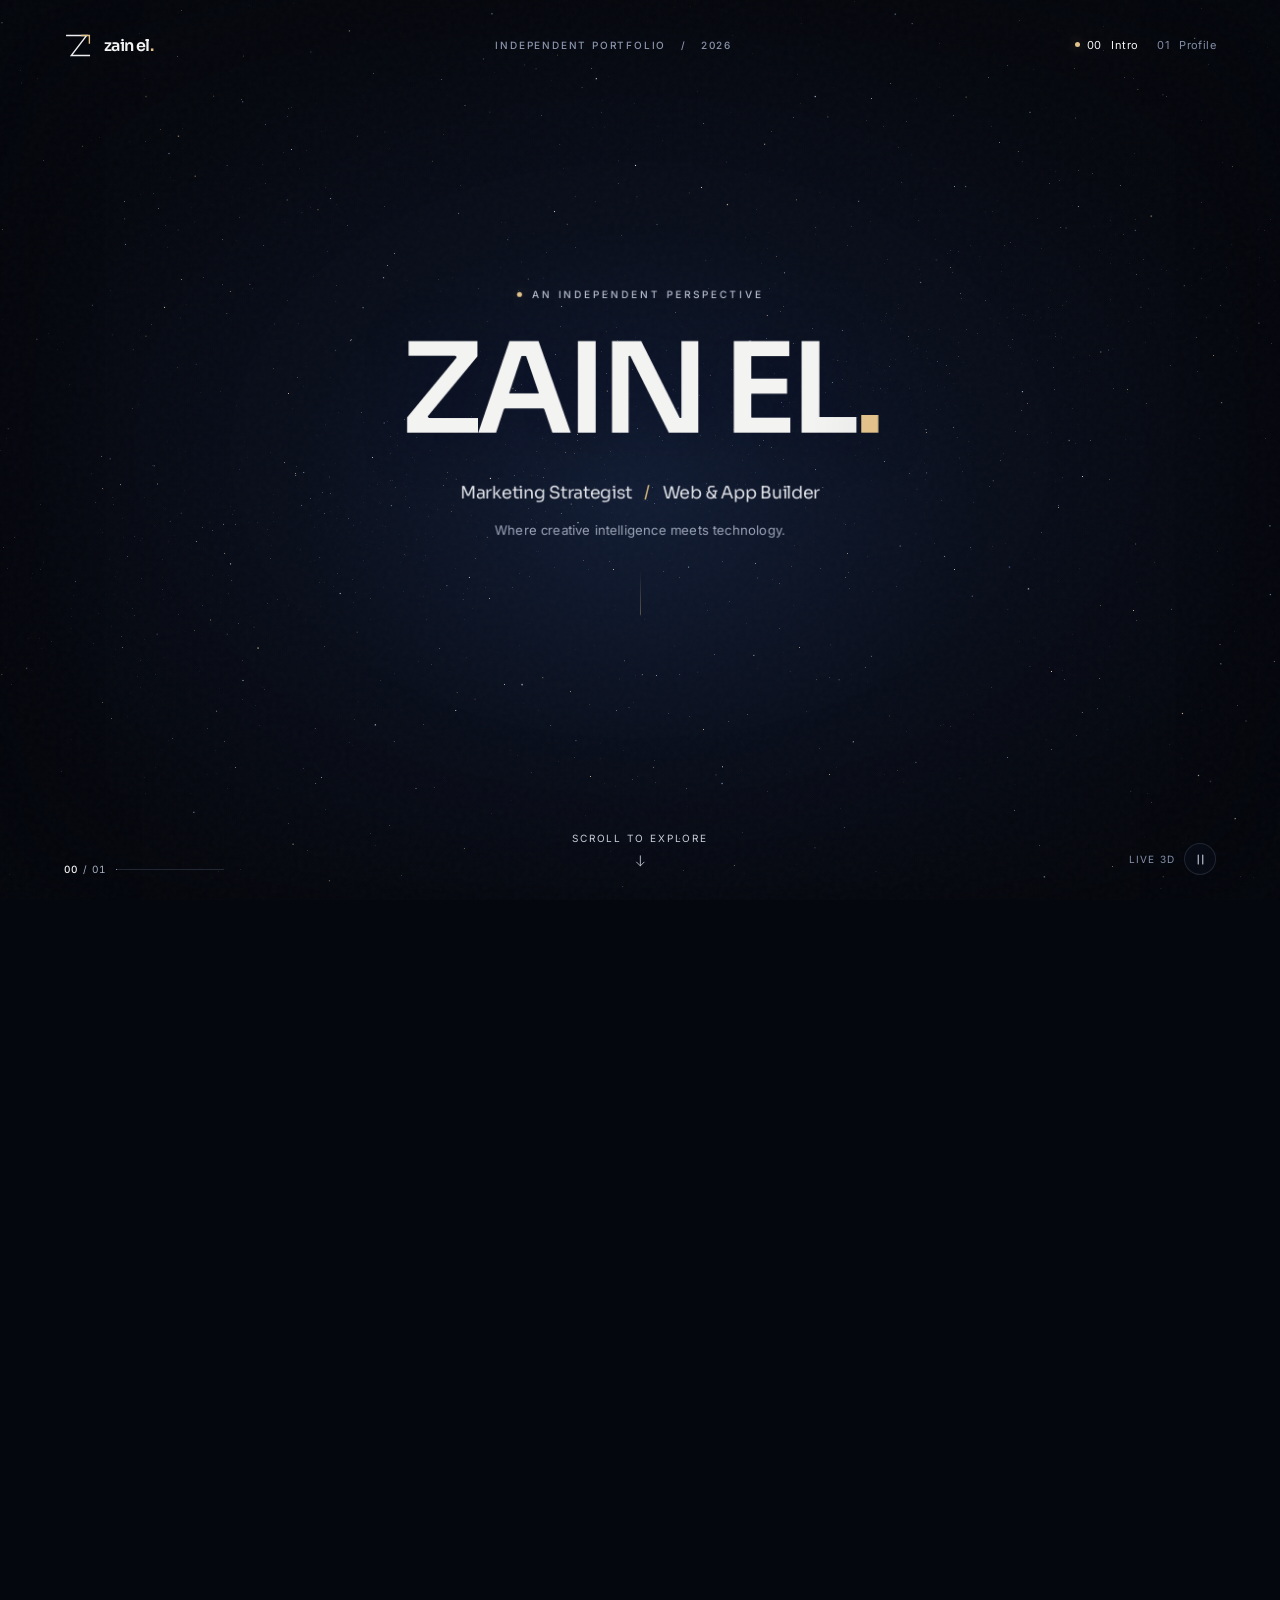
<file: zain-3d-preview.html>
<!doctype html>
<html lang="en">
<head>
<meta charset="utf-8">
<meta name="viewport" content="width=device-width,initial-scale=1,viewport-fit=cover">
<meta name="theme-color" content="#05070e">
<meta name="description" content="Zain El. An immersive introduction to strategy, creativity and technology.">
<title>Zain El. — The convergence</title>
<style>
@import url('https://fonts.googleapis.com/css2?family=Inter:wght@400;500;600;700&family=Sora:wght@400;500;600;700&display=swap');
:root{color-scheme:dark;--ink:#f3f3f2;--muted:#a2a9bb;--gold:#e2c28a;--blue:#a6c8fa;--p:0;--art:0;--frame:clamp(22px,5vw,78px);--sans:Inter,-apple-system,BlinkMacSystemFont,'Segoe UI',sans-serif;--display:Sora,Inter,-apple-system,BlinkMacSystemFont,'Segoe UI',sans-serif}
*{box-sizing:border-box}html{margin:0;background:#05070e;scroll-behavior:auto;overscroll-behavior-y:none}body{margin:0;touch-action:pan-y;color:var(--ink);font-family:var(--sans);-webkit-font-smoothing:antialiased;min-width:280px}button{font:inherit;color:inherit;cursor:pointer;border:0;background:none}button:focus-visible,a:focus-visible{outline:2px solid var(--gold);outline-offset:6px}button:disabled{cursor:default}a{color:inherit}.scroll-track{height:320vh;height:320svh;pointer-events:none}.stage{position:fixed;inset:0;overflow:hidden;isolation:isolate;height:100%;height:100dvh;min-height:290px;background:radial-gradient(ellipse at 50% 55%,#101b33 0%,#080d1a 38%,#05070e 75%);--art:0}.stage::before{content:'';position:absolute;inset:0;z-index:-1;background:radial-gradient(ellipse at 66% 51%,rgba(49,83,151,.23),transparent 41%),radial-gradient(ellipse at 34% 62%,rgba(112,81,37,.09),transparent 42%);opacity:var(--art);pointer-events:none}.stage::after{content:'';position:absolute;inset:0;z-index:1;pointer-events:none;background:radial-gradient(ellipse at center,transparent 45%,rgba(3,5,10,.5) 100%);box-shadow:inset 0 0 100px #04060b44}.grain{position:absolute;inset:0;z-index:2;pointer-events:none;opacity:.035;background-image:url("data:image/svg+xml,%3Csvg viewBox='0 0 180 180' xmlns='http://www.w3.org/2000/svg'%3E%3Cfilter id='n'%3E%3CfeTurbulence type='fractalNoise' baseFrequency='.95' numOctaves='3' stitchTiles='stitch'/%3E%3C/filter%3E%3Crect width='100%25' height='100%25' filter='url(%23n)' opacity='.8'/%3E%3C/svg%3E");mix-blend-mode:screen}
#space{position:absolute;inset:0;width:100%;height:100%;display:block;z-index:0;pointer-events:none}.header,.footer{position:absolute;z-index:5;left:var(--frame);right:var(--frame);display:flex;align-items:center;justify-content:space-between}.header{top:max(28px,env(safe-area-inset-top));gap:20px}.brand{display:flex;align-items:center;gap:11px;text-decoration:none;padding:0}.mark{width:29px;height:29px;position:relative;display:grid;place-items:center}.mark svg{width:29px;height:29px}.brandname{font-family:var(--display);font-weight:600;letter-spacing:-.04em;font-size:16px}.brandname b{color:var(--gold);font-weight:600}.header-meta{font-size:10px;letter-spacing:.18em;color:#8b94ab;text-transform:uppercase;font-weight:500}.chapters{display:flex;gap:19px;align-items:center}.chapters button{font-size:11px;letter-spacing:.035em;color:#838da5;transition:color .2s;padding:10px 0;white-space:nowrap}.chapters button[aria-current=true]{color:#f5f5f2}.chapters button[aria-current=true]::before{content:'';display:inline-block;width:5px;height:5px;vertical-align:2px;background:var(--gold);border-radius:50%;margin-right:7px;box-shadow:0 0 12px #f5c98177}
.scene{position:absolute;inset:0;z-index:3;pointer-events:none;display:flex;align-items:center;padding:100px var(--frame) 98px;will-change:opacity,transform}.scene.active{pointer-events:auto}.scene[aria-hidden=true]{visibility:hidden}.intro{justify-content:center;text-align:center}.intro-inner{position:relative;width:min(880px,100%);padding:12px 0}.eyebrow{font-size:10px;line-height:1.5;font-weight:500;letter-spacing:.28em;text-transform:uppercase;color:#b7bfd0;display:flex;align-items:center;gap:10px}.intro .eyebrow{justify-content:center;margin:0 0 26px}.eyebrow .dot{width:5px;height:5px;border-radius:50%;background:var(--gold);box-shadow:0 0 16px #e5c78c66;flex:none}.name{font-family:var(--display);font-weight:600;font-size:clamp(64px,9.8vw,136px);line-height:1;letter-spacing:-.055em;margin:0;text-shadow:0 4px 48px #0b102c65;white-space:nowrap}.name span{color:var(--gold);font-weight:500}.intro-roles{font-family:var(--display);font-size:clamp(13px,1.35vw,19px);font-weight:400;line-height:1.6;color:#e0e2e8;letter-spacing:-.025em;margin:26px auto 0}.intro-roles .sep{color:#d6b67b;margin:0 9px}.intro-sub{font-size:13px;line-height:1.65;color:#9ca5b9;margin:13px auto 0;max-width:420px;letter-spacing:.005em}.intro-line{height:46px;width:1px;background:linear-gradient(transparent,#d8bc875e);margin:28px auto 0}.hero{justify-content:flex-start}.hero-inner{width:min(44%,600px);padding-bottom:8px}.hero .eyebrow{margin-bottom:23px;color:#c8cbd5}.hero h2{font:500 clamp(40px,5.1vw,82px)/1.07 var(--display);letter-spacing:-.062em;margin:0 0 24px;max-width:650px}.hero h2 em{font-style:normal;color:#a8c8f8}.hero p{max-width:430px;font-size:clamp(14px,1.2vw,17px);line-height:1.75;margin:0;color:#aab2c5;font-weight:400}.disciplines{margin-top:34px;display:flex;gap:24px;align-items:flex-start}.discipline{padding:11px 0 0;border-top:1px solid #b9c7e333;flex:1;max-width:185px}.discipline .num{font-size:9px;letter-spacing:.16em;color:var(--gold);display:block;margin-bottom:7px}.discipline:nth-child(2) .num{color:var(--blue)}.discipline .txt{font-size:12px;font-weight:500;letter-spacing:.015em;display:block;color:#dce1ec}.art-label{position:absolute;right:var(--frame);bottom:calc(106px + env(safe-area-inset-bottom,0px));font-size:9px;letter-spacing:.18em;color:#8591ab;text-transform:uppercase;line-height:1.7;z-index:4;pointer-events:none;opacity:var(--art)}.art-label strong{font-weight:500;color:#d8e1f2;letter-spacing:.11em}.art-label .line{display:inline-block;width:32px;height:1px;vertical-align:3px;margin-right:8px;background:#8b9db44d}
.footer{bottom:max(25px,calc(env(safe-area-inset-bottom) + 18px));gap:20px;align-items:end}.progress{display:flex;align-items:center;gap:10px;width:160px}.progress-num{font-variant-numeric:tabular-nums;font-size:10px;color:#a8b1c4;white-space:nowrap;letter-spacing:.12em}.progress-num b{font-weight:500;color:#f3f4f6}.progress-track{height:1px;flex:1;background:#67758d48;overflow:hidden}.progress-fill{height:100%;background:linear-gradient(90deg,#d5bd92,#a8c8f8);transform-origin:left;transform:scaleX(var(--p));min-width:2px}.scroll-btn{position:absolute;left:50%;transform:translateX(-50%);display:flex;flex-direction:column;align-items:center;gap:10px;font-size:10px;letter-spacing:.19em;text-transform:uppercase;white-space:nowrap;padding:6px 14px;color:#c8cdda}.scroll-btn:hover{color:#fff}.scroll-btn svg{width:15px;height:15px;transition:transform .2s}.scroll-btn:hover svg{transform:translateY(3px)}.footer-side{display:flex;align-items:center;gap:9px;color:#8691aa;font-size:10px;letter-spacing:.12em;text-transform:uppercase}.motion-toggle{width:32px;height:32px;display:grid;place-items:center;border:1px solid #9aa9c42b;border-radius:50%;background:#10182a44;color:#c1c9d9}.motion-toggle:hover{border-color:#d8bc87}.motion-toggle svg{width:15px;height:15px}.notice{position:absolute;top:70px;right:var(--frame);z-index:5;font-size:10px;color:#bac4d8;display:none}.stage.fallback .notice{display:none}.screen-reader{position:absolute;width:1px;height:1px;overflow:hidden;clip-path:inset(50%);white-space:nowrap}.nojs{padding:10vh 8vw;font:500 22px var(--display);background:#05070e;position:fixed;inset:0;z-index:10}
@media(max-width:700px), (max-width:900px) and (orientation:portrait){:root{--frame:24px}.header{top:max(20px,calc(env(safe-area-inset-top) + 10px));gap:10px}.header-meta{display:none}.brand{gap:8px}.brandname{font-size:15px}.mark,.mark svg{width:25px;height:25px}.chapters{gap:13px}.chapters button{font-size:10px}.chapters button[aria-current=true]::before{width:4px;height:4px;margin-right:5px;vertical-align:2px}.scene{padding:80px var(--frame) 85px}.intro-inner{transform:translateY(-12px)}.intro .eyebrow{font-size:9px;letter-spacing:.23em;margin-bottom:22px}.name{font-size:clamp(58px,14vw,92px)}.intro-roles{font-size:13px;margin-top:22px;line-height:1.65;max-width:310px}.intro-roles .sep{margin:0 5px}.intro-sub{font-size:12px;max-width:272px;margin-top:12px}.intro-line{height:31px;margin-top:23px}.hero{align-items:flex-start;padding-top:max(105px,calc(env(safe-area-inset-top) + 74px))}.hero-inner{width:100%;max-width:440px;padding-bottom:0}.hero .eyebrow{font-size:9px;letter-spacing:.2em;margin-bottom:15px}.hero h2{font-size:clamp(34px,8.8vw,50px);line-height:1.08;margin:0 0 13px;letter-spacing:-.055em}.hero p{font-size:13px;line-height:1.65;max-width:340px}.disciplines{margin-top:19px;gap:17px}.discipline{padding-top:8px;max-width:155px}.discipline .num{font-size:8px;margin-bottom:5px}.discipline .txt{font-size:11px}.art-label{bottom:calc(76px + env(safe-area-inset-bottom,0px));right:24px;font-size:8px;line-height:1.55;letter-spacing:.12em}.art-label .line{width:20px}.footer{gap:7px;bottom:max(19px,calc(env(safe-area-inset-bottom) + 12px))}.progress{width:65px;gap:6px;flex-direction:column;align-items:flex-start}.progress-num{font-size:9px;letter-spacing:.075em}.progress-track{width:55px;flex:none}.scroll-btn{font-size:9px;letter-spacing:.12em;gap:7px;padding:4px 6px}.footer-side span{display:none}.motion-toggle{width:31px;height:31px}.stage::after{background:radial-gradient(ellipse at center,transparent 50%,rgba(3,5,10,.43) 100%);box-shadow:none}}
@media(max-width:350px){:root{--frame:18px}.intro-roles{font-size:12px}.intro-sub{font-size:11px}.hero h2{font-size:32px}.hero p{font-size:12px}.disciplines{margin-top:14px}.hero{padding-top:83px}.art-label{display:none}}
@media(max-height:650px) and (max-width:700px){.hero{padding-top:68px}.hero h2{font-size:clamp(28px,8vw,36px);margin-bottom:8px}.hero .eyebrow{margin-bottom:10px}.hero p{font-size:12px;line-height:1.5}.disciplines{margin-top:10px}.discipline .num{margin-bottom:4px}.art-label{display:none}.intro-line{height:20px;margin-top:15px}}
@media(max-height:500px) and (min-width:600px){.scene{padding-top:65px;padding-bottom:65px}.hero h2{font-size:36px;margin-bottom:12px}.hero p{font-size:13px;line-height:1.5}.hero .eyebrow{margin-bottom:12px}.disciplines{margin-top:12px}.intro .eyebrow{margin-bottom:10px}.name{font-size:80px}.intro-roles{margin-top:15px}.intro-line{display:none}.art-label{display:none}.header{top:14px}.footer{bottom:12px}}
@media(prefers-reduced-motion:reduce){*{scroll-behavior:auto!important}.scene{will-change:auto}.scroll-btn svg{transition:none}}
</style>
</head>
<body>
<div class="scroll-track" aria-hidden="true"></div>
<main class="stage" id="stage" aria-label="Zain El immersive portfolio prototype">
  <canvas id="space" aria-hidden="true"></canvas><div class="grain" aria-hidden="true"></div>
  <header class="header">
    <button class="brand" id="home" aria-label="Zain El, return to introduction"><span class="mark" aria-hidden="true"><svg viewBox="0 0 32 32" fill="none"><path d="M3 5h22L8 27h20" stroke="#eeeef1" stroke-width="1.5" stroke-linecap="square"/><path d="M19 5h9v9" stroke="#e2c28a" stroke-width="1.5"/></svg></span><span class="brandname">zain el<b>.</b></span></button>
    <div class="header-meta">Independent portfolio &nbsp; / &nbsp; 2026</div>
    <nav class="chapters" aria-label="Chapters"><button id="nav0" aria-current="true">00 &nbsp; Intro</button><button id="nav1" aria-current="false">01 &nbsp; Profile</button></nav>
  </header>
  <section class="scene intro active" id="intro" aria-label="Introduction" aria-hidden="false">
    <div class="intro-inner">
      <div class="eyebrow"><span class="dot"></span> An independent perspective</div>
      <h1 class="name">ZAIN EL<span>.</span></h1>
      <p class="intro-roles">Marketing Strategist <span class="sep">/</span> Web &amp; App Builder</p>
      <p class="intro-sub">Where creative intelligence meets technology.</p>
      <div class="intro-line" aria-hidden="true"></div>
    </div>
  </section>
  <section class="scene hero" id="hero" aria-label="Profile" aria-hidden="true">
    <div class="hero-inner">
      <div class="eyebrow"><span class="dot"></span> 01 &nbsp; / &nbsp; The convergence</div>
      <h2>Strategy meets<br><em>technology.</em></h2>
      <p>I bring marketing, creative direction and digital product development together — from the first idea to the experience people interact with.</p>
      <div class="disciplines" aria-label="Areas of expertise"><div class="discipline"><span class="num">01 / GROWTH</span><span class="txt">Marketing &amp; Creative</span></div><div class="discipline"><span class="num">02 / BUILD</span><span class="txt">Web &amp; App Development</span></div></div>
    </div>
  </section>
  <div class="art-label" aria-hidden="true"><span class="line"></span><strong>Form 01 / Convergence</strong><br>Two disciplines. One direction.</div>
  <div class="notice">Lightweight graphics mode</div>
  <footer class="footer">
    <div class="progress" aria-hidden="true"><div class="progress-num"><b id="current">00</b> / 01</div><div class="progress-track"><div class="progress-fill"></div></div></div>
    <button class="scroll-btn" id="advance"><span id="advance-text">Scroll to explore</span><svg viewBox="0 0 24 24" fill="none" aria-hidden="true"><path d="M12 3v16m-6-6 6 6 6-6" stroke="currentColor" stroke-width="1.4" stroke-linecap="round" stroke-linejoin="round"/></svg></button>
    <div class="footer-side"><span id="motion-status">Live 3D</span><button class="motion-toggle" id="motion" aria-label="Pause ambient motion" aria-pressed="false"><svg viewBox="0 0 20 20" fill="none" aria-hidden="true"><path d="M7 4v12m6-12v12" stroke="currentColor" stroke-width="1.5" stroke-linecap="round"/></svg></button></div>
  </footer>
  <noscript><div class="nojs">Zain El. — Marketing Strategist / Web &amp; App Builder.<p>This interactive preview requires JavaScript.</p></div></noscript>
</main>
<script>
(()=>{'use strict';
const $=id=>document.getElementById(id), canvas=$('space'),stage=$('stage'),intro=$('intro'),hero=$('hero');
const clamp=(x,a=0,b=1)=>Math.min(b,Math.max(a,x)),mix=(a,b,t)=>a+(b-a)*t,smooth=(a,b,x)=>{let t=clamp((x-a)/(b-a));return t*t*(3-2*t)};const PI=Math.PI,TAU=2*PI;
let target=0,p=0,art=0,px=0,py=0,mouseX=0,mouseY=0,W=1,H=1,D=1,mobile=false,short=false,paused=matchMedia('(prefers-reduced-motion: reduce)').matches,t=0,last=0,engine='webgl',active=-1,renderFrame=0,hidden=false,dirty=true;
let seed=81439;function rand(){seed=(Math.imul(seed,1664525)+1013904223)>>>0;return seed/4294967296}function gauss(){return Math.sqrt(-2*Math.log(Math.max(rand(),1e-6)))*Math.cos(TAU*rand())}
function scrollMax(){return Math.max(1,document.documentElement.scrollHeight-innerHeight)}
function readScroll(){target=clamp(scrollY/scrollMax());dirty=true}addEventListener('scroll',readScroll,{passive:true});
function go(ch){window.scrollTo({top:ch?scrollMax()*.97:0,behavior:paused?'instant':'smooth'})}
$('home').onclick=$('nav0').onclick=()=>go(0);$('nav1').onclick=()=>go(1);$('advance').onclick=()=>go(active===1?0:1);
function toggle(){paused=!paused;updateMotion();dirty=true}function updateMotion(){$('motion').setAttribute('aria-pressed',String(paused));$('motion').setAttribute('aria-label',paused?'Resume ambient motion':'Pause ambient motion');$('motion').innerHTML=paused?'<svg viewBox="0 0 20 20" fill="none" aria-hidden="true"><path d="m7 4 9 6-9 6z" stroke="currentColor" stroke-width="1.4" stroke-linejoin="round"/></svg>':'<svg viewBox="0 0 20 20" fill="none" aria-hidden="true"><path d="M7 4v12m6-12v12" stroke="currentColor" stroke-width="1.5" stroke-linecap="round"/></svg>'}
$('motion').onclick=toggle;updateMotion();
addEventListener('pointermove',e=>{if(e.pointerType==='mouse'&&!paused){mouseX=(e.clientX/innerWidth-.5)*2;mouseY=(e.clientY/innerHeight-.5)*2;dirty=true}},{passive:true});addEventListener('pointerleave',()=>{mouseX=mouseY=0;dirty=true});
document.addEventListener('visibilitychange',()=>{hidden=document.hidden;last=0;dirty=true});
const starData=[];for(let i=0;i<3400;i++){let z=rand()*205,x=(rand()-.5)*166,y=(rand()-.5)*124,size=rand();let kind=rand();starData.push(x,y,z,.67+Math.pow(size,5)*2.8,.32+Math.pow(rand(),2.0)*.67,kind)}
// Diffuse Milky-Way-like band, constructed from 3D points rather than an image.
for(let i=0;i<4600;i++){let x=(rand()-.5)*150,z=rand()*205,y=.28*x+gauss()*8.5;starData.push(x,y,z,.43+rand()*.66,.09+rand()*.24,.75+rand()*.24)}
const stars=new Float32Array(starData);
// Column-major 3x3 rotation matrices.
function mm(a,b){let c=new Float32Array(9);for(let j=0;j<3;j++)for(let i=0;i<3;i++)c[j*3+i]=a[i]*b[j*3]+a[3+i]*b[j*3+1]+a[6+i]*b[j*3+2];return c}
function rx(a){let c=Math.cos(a),s=Math.sin(a);return new Float32Array([1,0,0,0,c,s,0,-s,c])}function ry(a){let c=Math.cos(a),s=Math.sin(a);return new Float32Array([c,0,-s,0,1,0,s,0,c])}function rz(a){let c=Math.cos(a),s=Math.sin(a);return new Float32Array([c,s,0,-s,c,0,0,0,1])}function mul(a,b){return [a[0]*b[0]+a[3]*b[1]+a[6]*b[2],a[1]*b[0]+a[4]*b[1]+a[7]*b[2],a[2]*b[0]+a[5]*b[1]+a[8]*b[2]]}
function norm(a){let l=Math.hypot(...a)||1;return a.map(v=>v/l)}function sub(a,b){return a.map((v,i)=>v-b[i])}function cross(a,b){return[a[1]*b[2]-a[2]*b[1],a[2]*b[0]-a[0]*b[2],a[0]*b[1]-a[1]*b[0]]}
// Sculptural ribbons with a softly beveled cross section and periodic twist.
function ribbon(R,S,width,thick,phase,N=160,M=20){let verts=[],idx=[];function pt(u,v){let c=Math.cos(u),s=Math.sin(u);let center=[R*c,S*s,.20*Math.sin(2*u+phase)];let radial=norm([c/R,s/S,0]);let tw=.48*Math.sin(2*u+phase)+.30*Math.cos(u+phase);let a=Math.cos(v),b=Math.sin(v);let soft=x=>Math.sign(x)*Math.pow(Math.abs(x),.48);let w=width*(.92+.12*Math.cos(u+phase));let q=w*soft(a),h=thick*soft(b);let d=q*Math.cos(tw)-h*Math.sin(tw),z=q*Math.sin(tw)+h*Math.cos(tw);return[center[0]+radial[0]*d,center[1]+radial[1]*d,center[2]+z]}
for(let i=0;i<=N;i++)for(let j=0;j<=M;j++){let u=TAU*i/N,v=TAU*j/M;let pos=pt(u,v),du=sub(pt(u+.0007,v),pt(u-.0007,v)),dv=sub(pt(u,v+.0007),pt(u,v-.0007));let n=norm(cross(du,dv));verts.push(...pos,...n)}for(let i=0;i<N;i++)for(let j=0;j<M;j++){let a=i*(M+1)+j,b=a+M+1;idx.push(a,b,a+1,b,b+1,a+1)}return{v:new Float32Array(verts),i:new Uint16Array(idx)}}
const meshA=ribbon(2.58,1.82,.27,.14,.6),meshB=ribbon(1.83,1.33,.20,.11,2.1);
let gl,starProg,meshProg,starBuf,meshes=[],ctx,contextLost=false;
const starVS=`attribute vec3 aPos;attribute float aSize;attribute float aLum;attribute float aKind;uniform float uAspect,uDpr,uTravel,uTime,uF,uArt;uniform vec2 uPointer;varying float vA,vKind,vLarge;void main(){float d=mod(aPos.z-uTravel+410.0,205.0)+1.3;vec2 pos=aPos.xy-uPointer*(2.6+0.025*d);vec2 clip=pos*uF/d;clip.x/=uAspect;gl_Position=vec4(clip,0.8,1.0);float near=smoothstep(1.3,7.0,d);float far=1.0-smoothstep(160.0,205.0,d);float size=clamp(aSize*(0.72+22.0/d),.65,5.2);gl_PointSize=clamp(size*uDpr,1.0,10.0);float twinkle=.88+.12*sin(uTime*.5+aPos.x*.4+aPos.z*.09);vA=aLum*near*far*twinkle*mix(1.0,.31,uArt);vKind=aKind;vLarge=smoothstep(1.4,2.8,size);}`;
const starFS=`precision mediump float;varying float vA,vKind,vLarge;void main(){vec2 p=gl_PointCoord-.5;float r=length(p);float core=exp(-r*r*25.0);float halo=exp(-r*r*8.0)*.25;float ray=(exp(-abs(p.x)*48.0)*exp(-abs(p.y)*8.0)+exp(-abs(p.y)*48.0)*exp(-abs(p.x)*8.0))*.25*vLarge;float a=(core+halo+ray)*vA*(1.0-smoothstep(.38,.5,r));vec3 c=mix(vec3(.71,.80,1.0),vec3(1.0,.88,.69),smoothstep(.06,.22,vKind));c=mix(c,vec3(.83,.90,1.0),smoothstep(.38,.76,vKind));gl_FragColor=vec4(c,a);}`;
const meshVS=`attribute vec3 aPos,aNormal;uniform mat3 uRot;uniform float uAspect,uF,uDistance;uniform vec2 uShift;varying vec3 vN,vV,vP;void main(){vec3 p=uRot*aPos;vec3 v=p-vec3(0.0,0.0,uDistance);float d=-v.z;float n=.1,f=250.0;gl_Position=vec4(v.x*uF/uAspect+uShift.x*d,v.y*uF+uShift.y*d,((f+n)/(f-n))*d-2.0*f*n/(f-n),d);vN=uRot*aNormal;vV=-v;vP=p;}`;
const meshFS=`precision mediump float;varying vec3 vN,vV,vP;uniform vec3 uMetal;uniform float uFade,uWarm;float band(vec3 r,vec3 dir,float power){return pow(max(dot(r,normalize(dir)),0.0),power);}void main(){vec3 n=normalize(vN),v=normalize(vV);if(!gl_FrontFacing)n=-n;vec3 r=reflect(-v,n);float nv=max(dot(n,v),0.0);float fres=pow(1.0-nv,3.5);float key=band(r,vec3(-.45,.75,.8),17.0);float fill=band(r,vec3(.95,.35,.3),9.0);float rim=band(r,vec3(-.1,-.85,-.65),15.0);float strip=exp(-pow((r.y-.57+.15*r.x)*7.0,2.0))*(.24+.76*smoothstep(-.6,.9,r.z));float strip2=exp(-pow((r.x+.55)*9.0,2.0))*(.3+.7*smoothstep(-.2,.8,r.y));float diffuse=max(dot(n,normalize(vec3(-.5,.7,1.0))),0.0);vec3 c=uMetal*(.13+.40*diffuse+.47*fill+.75*strip2)+vec3(.75,.84,1.0)*key*.95+mix(vec3(.28,.48,.91),vec3(1.,.65,.28),uWarm)*rim*.6+mix(vec3(.52,.66,.92),vec3(1.,.82,.5),uWarm)*strip*.63; c+=fres*mix(vec3(.27,.4,.62),vec3(.76,.52,.25),uWarm)*.45;float brushed=.98+.02*sin(vP.x*210.0+vP.y*95.0+vP.z*40.0);c*=brushed;c=c/(c+.72);c=pow(c,vec3(.87));gl_FragColor=vec4(c,uFade);}`;
function compile(type,src){let s=gl.createShader(type);gl.shaderSource(s,src);gl.compileShader(s);if(!gl.getShaderParameter(s,gl.COMPILE_STATUS))throw Error(gl.getShaderInfoLog(s));return s}
function program(v,f,attrs,uniforms){let p=gl.createProgram(),vs=compile(gl.VERTEX_SHADER,v),fs=compile(gl.FRAGMENT_SHADER,f);gl.attachShader(p,vs);gl.attachShader(p,fs);gl.linkProgram(p);if(!gl.getProgramParameter(p,gl.LINK_STATUS))throw Error(gl.getProgramInfoLog(p));gl.deleteShader(vs);gl.deleteShader(fs);let a={},u={};attrs.forEach(k=>a[k]=gl.getAttribLocation(p,k));uniforms.forEach(k=>u[k]=gl.getUniformLocation(p,k));return{p,a,u}}
function buffer(target,data){let b=gl.createBuffer();gl.bindBuffer(target,b);gl.bufferData(target,data,gl.STATIC_DRAW);return b}
function initGL(){gl=canvas.getContext('webgl',{alpha:true,antialias:true,premultipliedAlpha:true,preserveDrawingBuffer:false,powerPreference:'low-power'})||canvas.getContext('experimental-webgl');if(!gl)throw Error('WebGL unavailable');starProg=program(starVS,starFS,['aPos','aSize','aLum','aKind'],['uAspect','uDpr','uTravel','uTime','uF','uArt','uPointer']);meshProg=program(meshVS,meshFS,['aPos','aNormal'],['uRot','uAspect','uF','uDistance','uShift','uMetal','uFade','uWarm']);starBuf=buffer(gl.ARRAY_BUFFER,stars);meshes=[meshA,meshB].map(m=>({v:buffer(gl.ARRAY_BUFFER,m.v),i:buffer(gl.ELEMENT_ARRAY_BUFFER,m.i),n:m.i.length}));gl.clearColor(0,0,0,0);gl.enable(gl.BLEND);gl.blendFuncSeparate(gl.SRC_ALPHA,gl.ONE_MINUS_SRC_ALPHA,gl.ONE,gl.ONE_MINUS_SRC_ALPHA);}
function attr(l,n,stride,offset){if(l<0)return;gl.enableVertexAttribArray(l);gl.vertexAttribPointer(l,n,gl.FLOAT,false,stride,offset)}
function state(){let arrive=smooth(.23,.82,p),sc=smooth(.15,.72,p),ambient=t;let f=mobile?1.95:2.22;let endDist=mobile?(short?18.6:15.0):Math.max(10.6,14.9/(W/H));let distance=mix(33,endDist,arrive);let shiftX=mobile?0:mix(.07,.47,sc),shiftY=mobile?mix(-.05,short?-.43:-.29,sc):-.03;
let global=mm(rz(mix(-.22,.13,arrive)),mm(ry(mix(-1.0,.42,arrive)+px*.12+(paused?0:Math.sin(t*.22)*.04)),rx(mix(.35,-.48,arrive)+py*.12+(paused?0:Math.sin(t*.18)*.035))));let rotA=mm(global,mm(ry(-.40),rz(.12))),rotB=mm(global,mm(ry(.53),mm(rx(.84),rz(-.62))));return{f,distance,shiftX,shiftY,rotA,rotB,travel:mix(0,116,smooth(0,.73,p))+ambient*.95,arrive}}
function drawGL(s){if(contextLost)return;gl.viewport(0,0,canvas.width,canvas.height);gl.depthMask(true);gl.clear(gl.COLOR_BUFFER_BIT|gl.DEPTH_BUFFER_BIT);gl.disable(gl.DEPTH_TEST);gl.depthMask(false);let q=starProg;gl.useProgram(q.p);gl.bindBuffer(gl.ARRAY_BUFFER,starBuf);attr(q.a.aPos,3,24,0);attr(q.a.aSize,1,24,12);attr(q.a.aLum,1,24,16);attr(q.a.aKind,1,24,20);gl.uniform1f(q.u.uAspect,W/H);gl.uniform1f(q.u.uDpr,D);gl.uniform1f(q.u.uTravel,s.travel);gl.uniform1f(q.u.uTime,t);gl.uniform1f(q.u.uF,s.f);gl.uniform1f(q.u.uArt,art);gl.uniform2f(q.u.uPointer,px,py);gl.drawArrays(gl.POINTS,0,stars.length/6);Object.values(q.a).forEach(l=>{if(l>=0)gl.disableVertexAttribArray(l)});
if(art<.004)return;gl.enable(gl.DEPTH_TEST);gl.depthMask(true);q=meshProg;gl.useProgram(q.p);gl.uniform1f(q.u.uAspect,W/H);gl.uniform1f(q.u.uF,s.f);gl.uniform1f(q.u.uDistance,s.distance);gl.uniform2f(q.u.uShift,s.shiftX,s.shiftY);gl.uniform1f(q.u.uFade,art);const colors=[[.26,.43,.66],[.76,.48,.20]];[s.rotA,s.rotB].forEach((r,i)=>{let m=meshes[i];gl.bindBuffer(gl.ARRAY_BUFFER,m.v);gl.bindBuffer(gl.ELEMENT_ARRAY_BUFFER,m.i);attr(q.a.aPos,3,24,0);attr(q.a.aNormal,3,24,12);gl.uniformMatrix3fv(q.u.uRot,false,r);gl.uniform3fv(q.u.uMetal,colors[i]);gl.uniform1f(q.u.uWarm,i);gl.drawElements(gl.TRIANGLES,m.n,gl.UNSIGNED_SHORT,0)});Object.values(q.a).forEach(l=>{if(l>=0)gl.disableVertexAttribArray(l)});gl.disable(gl.DEPTH_TEST)}
function useFallback(){engine='canvas';stage.classList.add('fallback');$('motion-status').textContent='Lite 3D';// replace canvas if a WebGL context was allocated
let c=canvas;if(gl){c=document.createElement('canvas');c.id='space';c.setAttribute('aria-hidden','true');canvas.replaceWith(c)}ctx=c.getContext('2d');window.__zainCanvas=c;resize()}
function project(a,s){let d=s.distance-a[2];return[(a[0]*s.f/d/(W/H)+s.shiftX+1)*W/2,(1-a[1]*s.f/d-s.shiftY)*H/2,d]}
// Canvas fallback uses a real 3D mesh and perspective projection, not pre-rendered frames.
const dot=(a,b)=>a[0]*b[0]+a[1]*b[1]+a[2]*b[2];const lights=[norm([-.45,.75,.8]),norm([.95,.35,.3]),norm([-.1,-.85,-.65]),norm([-.5,.7,1])];
let liteMesh=null,artCanvas=null,artCtx=null,zBuffer=null;
function smoothMeshes(){if(!liteMesh){liteMesh=[ribbon(2.58,1.82,.27,.14,.6,112,24),ribbon(1.83,1.33,.20,.11,2.1,112,24)];artCanvas=document.createElement('canvas');artCtx=artCanvas.getContext('2d')}}
function shade(n,v,k){let nv=Math.max(dot(n,v),0),r=n.map((x,i)=>2*nv*x-v[i]);let key=Math.pow(Math.max(dot(r,lights[0]),0),17),fill=Math.pow(Math.max(dot(r,lights[1]),0),9),rim=Math.pow(Math.max(dot(r,lights[2]),0),15),diffuse=Math.max(dot(n,lights[3]),0),fres=Math.pow(1-nv,3.5),strip=Math.exp(-Math.pow((r[1]-.57+.15*r[0])*7,2))*(.24+.76*smooth(-.6,.9,r[2])),strip2=Math.exp(-Math.pow((r[0]+.55)*9,2))*(.3+.7*smooth(-.2,.8,r[1]));let metal=k?[.76,.48,.20]:[.26,.43,.66],rimC=k?[1,.65,.28]:[.28,.48,.91],stripC=k?[1,.82,.50]:[.52,.66,.92],fC=k?[.76,.52,.25]:[.27,.4,.62];return metal.map((m,i)=>{let c=m*(.13+.40*diffuse+.47*fill+.75*strip2)+[.75,.84,1][i]*key*.95+rimC[i]*rim*.6+stripC[i]*strip*.63+fres*fC[i]*.45;return Math.round(clamp(Math.pow(c/(c+.72),.87),0,1)*255)})}
function draw2D(s){if(!ctx)return;ctx.setTransform(D,0,0,D,0,0);ctx.clearRect(0,0,W,H);for(let i=0;i<stars.length;i+=6){let d=((stars[i+2]-s.travel+410)%205)+1.3,x=(stars[i]-px*(2.6+.025*d))*s.f/d/(W/H),y=(stars[i+1]-py*(2.6+.025*d))*s.f/d;if(Math.abs(x)>1.02||Math.abs(y)>1.02)continue;let a=stars[i+4]*smooth(1.3,7,d)*(1-smooth(160,205,d))*mix(1,.31,art),r=clamp(stars[i+3]*(.72+22/d),.7,5)/2;let X=(x+1)*W/2,Y=(1-y)*H/2,c=stars[i+5]<.22?"239,217,178":"212,228,255";ctx.fillStyle=`rgba(${c},${a})`;ctx.beginPath();ctx.arc(X,Y,r,0,TAU);ctx.fill();if(r>1.4&&a>.35){ctx.strokeStyle=`rgba(${c},${a*.32})`;ctx.lineWidth=.65;ctx.beginPath();ctx.moveTo(X-r*2.8,Y);ctx.lineTo(X+r*2.8,Y);ctx.moveTo(X,Y-r*2.8);ctx.lineTo(X,Y+r*2.8);ctx.stroke()}}
if(art<.004)return;drawSmoothArt(s)}
// Smooth-shaded software rasterizer with per-pixel depth testing. This is a true 3D fallback.
function drawSmoothArt(s){smoothMeshes();let all=[],minX=W,minY=H,maxX=0,maxY=0;[s.rotA,s.rotB].forEach((rot,k)=>{let mesh=liteMesh[k],n=mesh.v.length/6,points=new Float32Array(n*7);for(let i=0;i<n;i++){let o=i*6,pt=mul(rot,[mesh.v[o],mesh.v[o+1],mesh.v[o+2]]),normal=mul(rot,[mesh.v[o+3],mesh.v[o+4],mesh.v[o+5]]),v=norm([-pt[0],-pt[1],s.distance-pt[2]]),pr=project(pt,s),color=shade(normal,v,k),j=i*7;points[j]=pr[0];points[j+1]=pr[1];points[j+2]=1/pr[2];points[j+3]=color[0];points[j+4]=color[1];points[j+5]=color[2];points[j+6]=dot(normal,v);minX=Math.min(minX,pr[0]);maxX=Math.max(maxX,pr[0]);minY=Math.min(minY,pr[1]);maxY=Math.max(maxY,pr[1])}all.push({points,idx:mesh.i})});let x0=Math.max(0,Math.floor(minX)-3),y0=Math.max(0,Math.floor(minY)-3),cw=Math.min(W,Math.ceil(maxX)+3)-x0,ch=Math.min(H,Math.ceil(maxY)+3)-y0;if(cw<=0||ch<=0)return;let scale=Math.min(1.45,Math.sqrt(300000/(cw*ch)),D*1.22);scale=Math.max(.45,scale);let rw=Math.max(1,Math.ceil(cw*scale)),rh=Math.max(1,Math.ceil(ch*scale));if(artCanvas.width!==rw||artCanvas.height!==rh){artCanvas.width=rw;artCanvas.height=rh;zBuffer=new Float32Array(rw*rh)}else zBuffer.fill(0);let img=artCtx.createImageData(rw,rh),pix=img.data;for(let m of all){let v=m.points,ind=m.idx;for(let i=0;i<v.length;i+=7){v[i]=(v[i]-x0)*scale;v[i+1]=(v[i+1]-y0)*scale}for(let k=0;k<ind.length;k+=3){let ia=ind[k]*7,ib=ind[k+1]*7,ic=ind[k+2]*7;if(v[ia+6]<-.08&&v[ib+6]<-.08&&v[ic+6]<-.08)continue;let ax=v[ia],ay=v[ia+1],bx=v[ib],by=v[ib+1],cx=v[ic],cy=v[ic+1],den=(by-cy)*(ax-cx)+(cx-bx)*(ay-cy);if(Math.abs(den)<.0001)continue;let lx=Math.max(0,Math.floor(Math.min(ax,bx,cx))),rx=Math.min(rw-1,Math.ceil(Math.max(ax,bx,cx))),ly=Math.max(0,Math.floor(Math.min(ay,by,cy))),ry=Math.min(rh-1,Math.ceil(Math.max(ay,by,cy)));if(lx>rx||ly>ry)continue;let da=(by-cy)/den,db=(cy-ay)/den;for(let y=ly;y<=ry;y++){let py=y+.5,px=lx+.5,wa=((by-cy)*(px-cx)+(cx-bx)*(py-cy))/den,wb=((cy-ay)*(px-cx)+(ax-cx)*(py-cy))/den;for(let x=lx;x<=rx;x++,wa+=da,wb+=db){let wc=1-wa-wb;if(wa<-.0001||wb<-.0001||wc<-.0001)continue;let z=wa*v[ia+2]+wb*v[ib+2]+wc*v[ic+2],j=y*rw+x;if(z<=zBuffer[j])continue;zBuffer[j]=z;let q=j*4;pix[q]=wa*v[ia+3]+wb*v[ib+3]+wc*v[ic+3];pix[q+1]=wa*v[ia+4]+wb*v[ib+4]+wc*v[ic+4];pix[q+2]=wa*v[ia+5]+wb*v[ib+5]+wc*v[ic+5];pix[q+3]=255}}}}artCtx.putImageData(img,0,0);ctx.globalAlpha=art;ctx.imageSmoothingEnabled=true;ctx.imageSmoothingQuality='high';ctx.drawImage(artCanvas,x0,y0,cw,ch);ctx.globalAlpha=1}

function resize(){W=stage.clientWidth;H=stage.clientHeight;mobile=W<=700||(W<=900&&H>W);short=H<650;D=Math.min(devicePixelRatio||1,mobile?1.5:1.7,Math.sqrt(2600000/(W*H)));D=Math.max(.8,D);let c=window.__zainCanvas||canvas;c.width=Math.round(W*D);c.height=Math.round(H*D);readScroll();dirty=true}addEventListener('resize',resize,{passive:true});if(window.visualViewport)visualViewport.addEventListener('resize',resize,{passive:true});
function updateUI(){art=smooth(.22,.63,p);let ia=1-smooth(.16,.43,p),ha=smooth(.39,.65,p);intro.style.opacity=ia;hero.style.opacity=ha;intro.style.transform=paused?'none':`translateY(${-smooth(.12,.4,p)*28}px) scale(${1+smooth(.1,.4,p)*.025})`;hero.style.transform=paused?'none':`translateY(${(1-ha)*22}px)`;intro.style.visibility=ia<.005?'hidden':'visible';hero.style.visibility=ha<.005?'hidden':'visible';stage.style.setProperty('--p',p);stage.style.setProperty('--art',art);let next=p>=.48?1:0;if(active!==next){active=next;intro.classList.toggle('active',!next);hero.classList.toggle('active',!!next);intro.setAttribute('aria-hidden',String(!!next));hero.setAttribute('aria-hidden',String(!next));$('nav0').setAttribute('aria-current',String(!next));$('nav1').setAttribute('aria-current',String(!!next));$('current').textContent=next?'01':'00';$('advance-text').textContent=next?'Back to the stars':'Scroll to explore';$('advance').querySelector('svg').style.rotate=next?'180deg':'0deg'}}
function frame(now){requestAnimationFrame(frame);if(hidden)return;if(engine==='canvas'&&last&&now-last<31)return;let dt=last?Math.min((now-last)/1000,.05):0;last=now;let diff=Math.abs(target-p);if(paused&&!dirty&&diff<.0003)return;if(!paused)t+=dt;p=paused?target:mix(p,target,1-Math.exp(-dt*10));if(diff<.0002)p=target;px=mix(px,paused?0:mouseX,.075);py=mix(py,paused?0:mouseY,.075);updateUI();let s=state();if(engine==='webgl')drawGL(s);else draw2D(s);dirty=diff>.0003;renderFrame++;window.__zainPreview={engine,progress:p,art,frame:renderFrame,paused,travel:s.travel,distance:s.distance,shift:[s.shiftX,s.shiftY],width:W,height:H};}
canvas.addEventListener('webglcontextlost',e=>{e.preventDefault();contextLost=true;useFallback()});
try{initGL()}catch(e){console.warn('Using lightweight graphics:',e.message);useFallback()}
resize();p=target;requestAnimationFrame(frame);
})();
</script>
</body>
</html>
</file>
